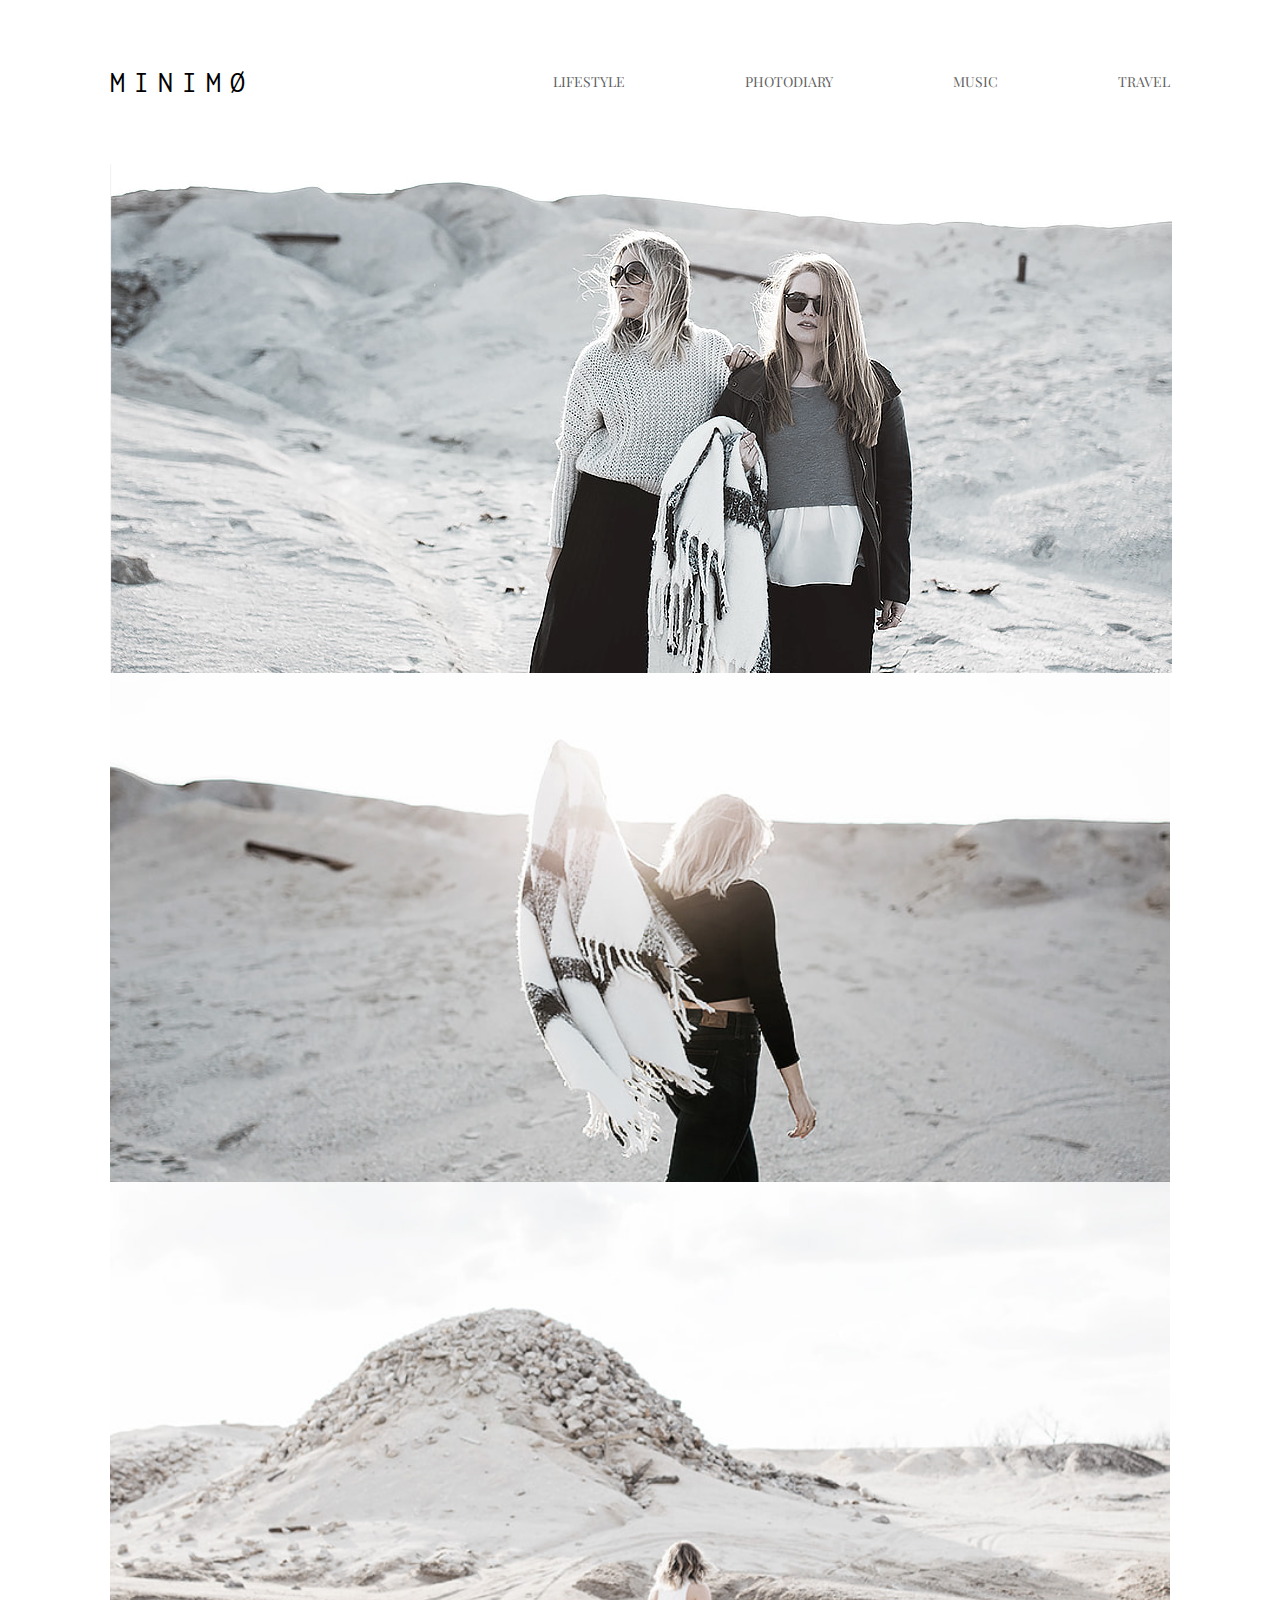
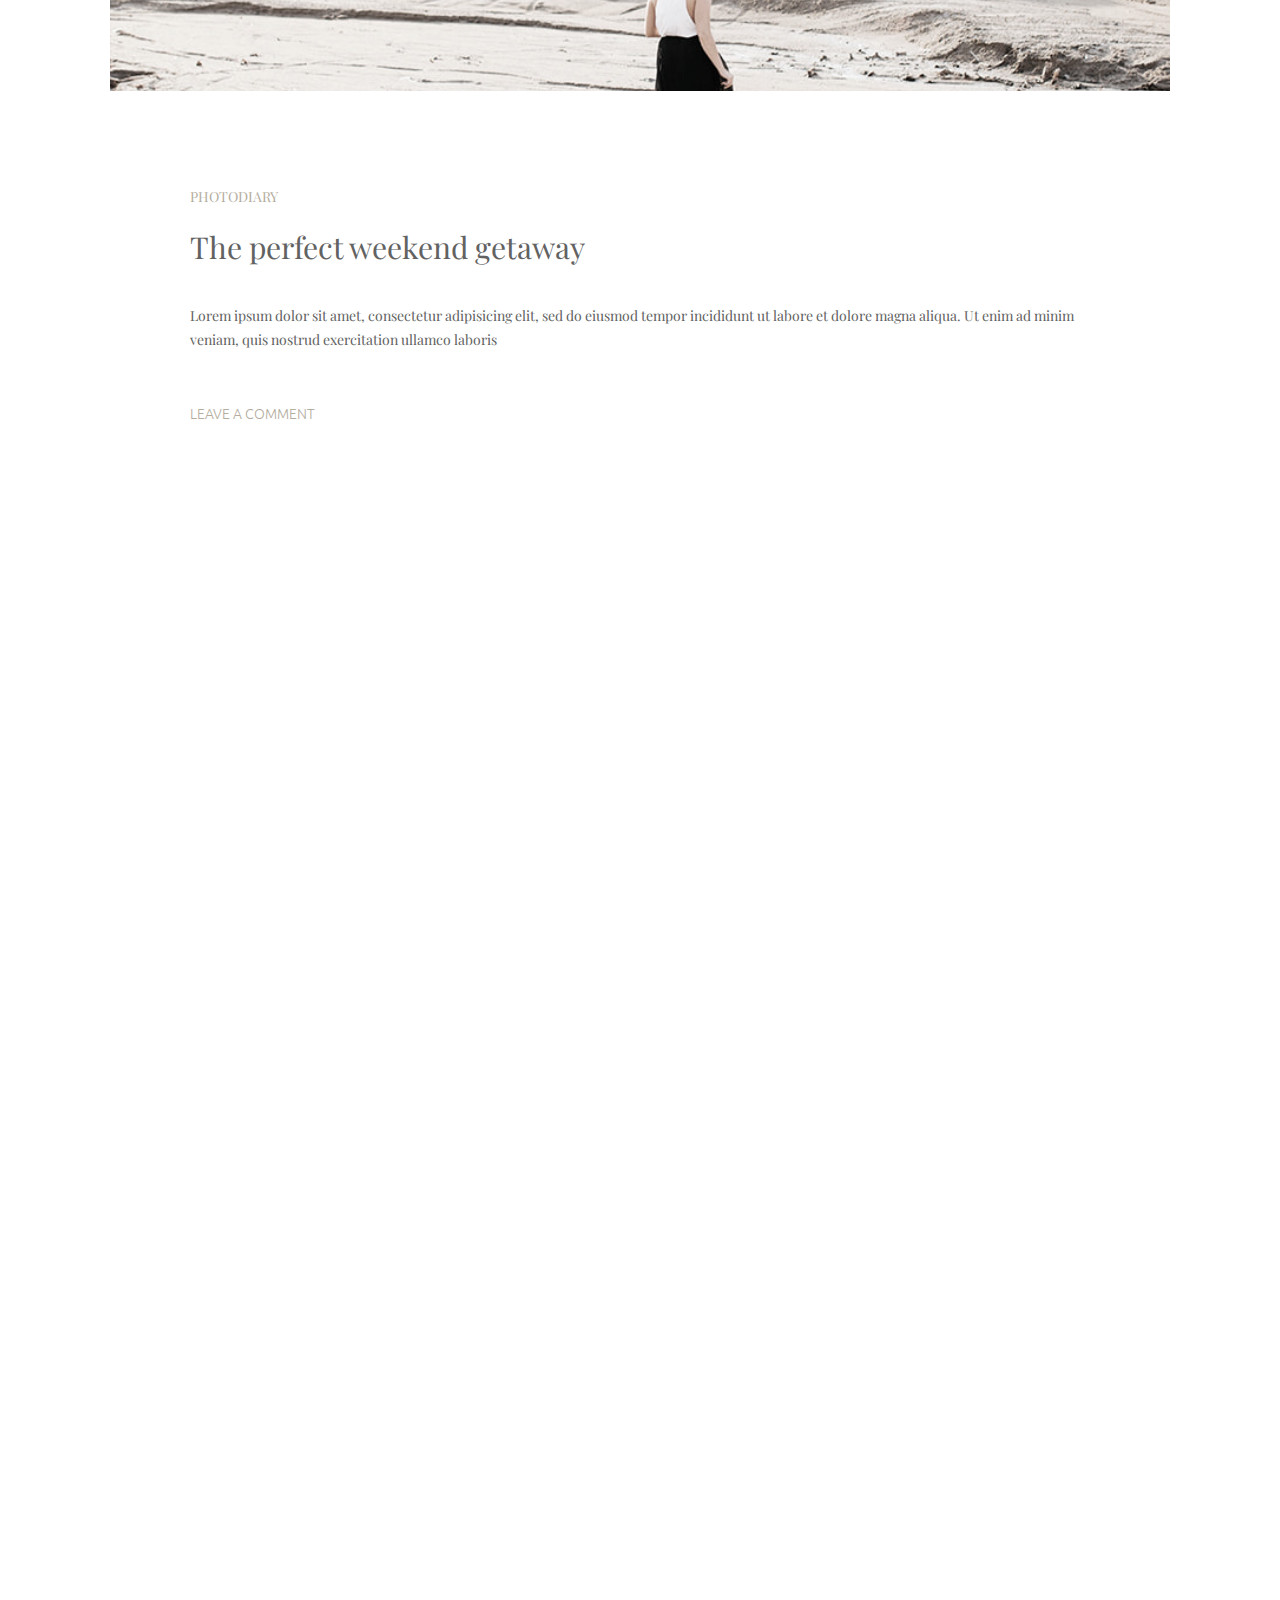
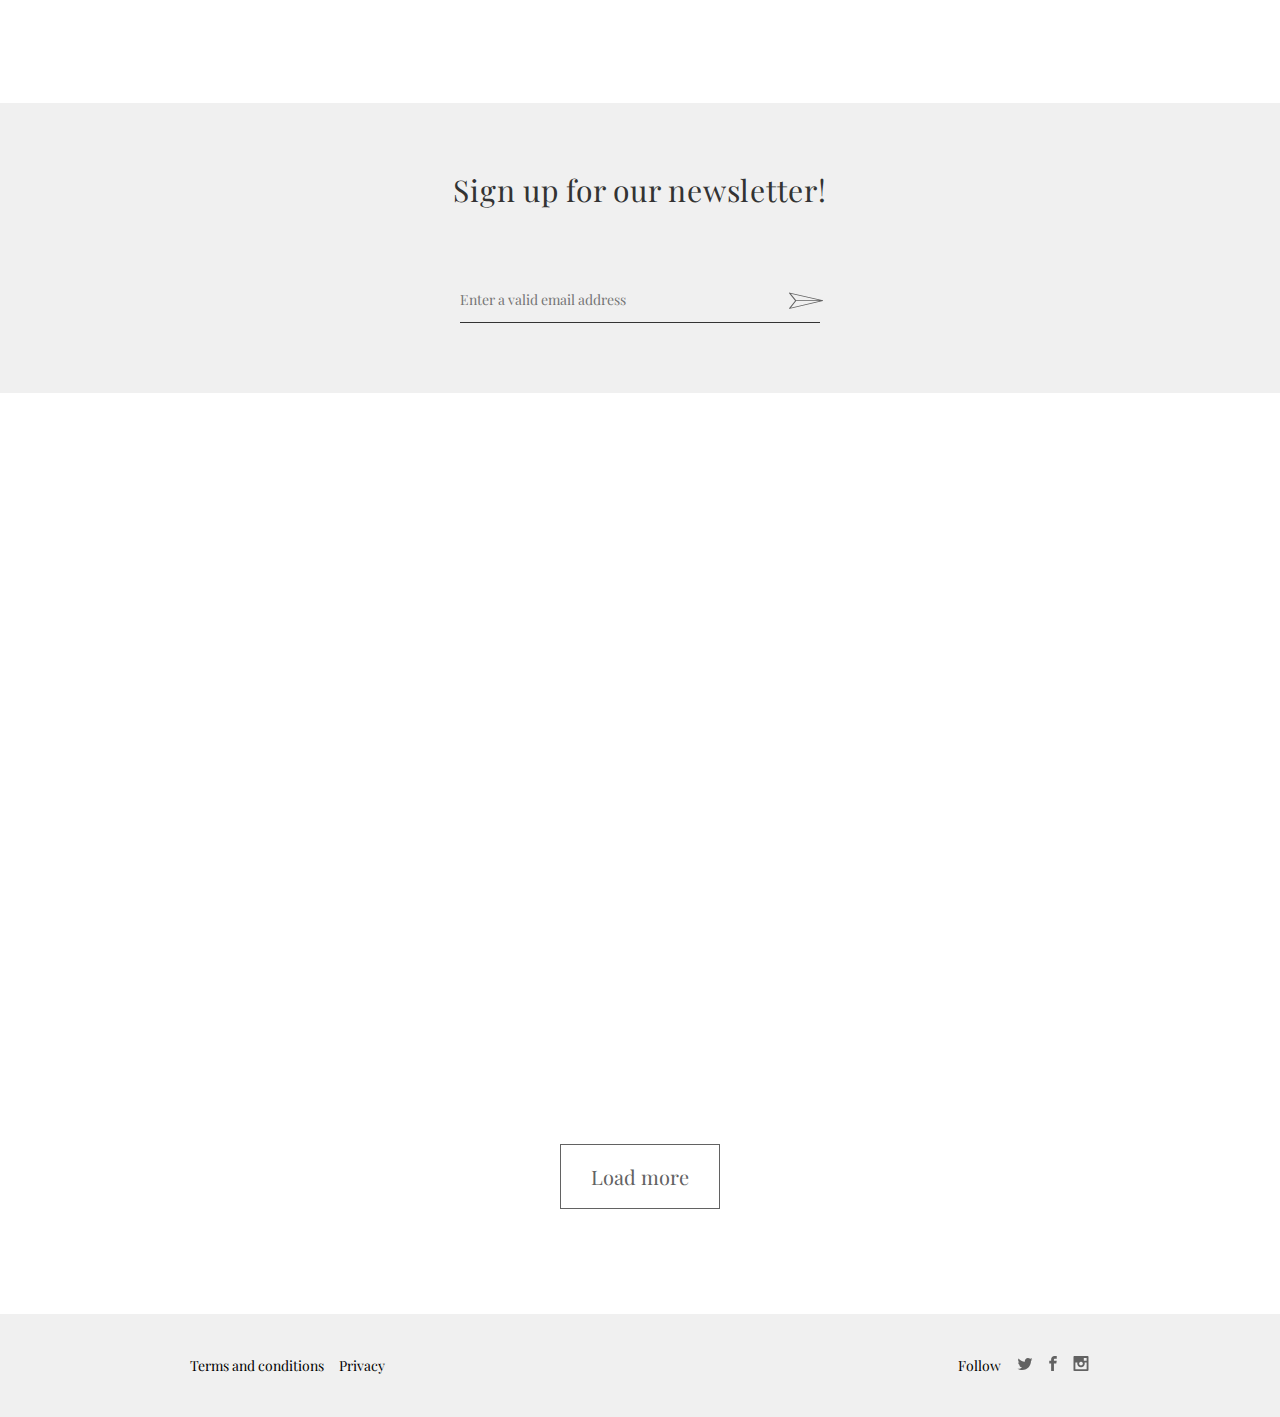
<file: index.html>
<!DOCTYPE html>
<html lang="en">
  <head>
    <meta charset="UTF-8" />
    <meta http-equiv="X-UA-Compatible" content="IE=edge" />
    <meta name="viewport" content="width=device-width, initial-scale=1.0" />

    <title>Minimo</title>

    <link
      rel="stylesheet"
      href="https://cdnjs.cloudflare.com/ajax/libs/modern-normalize/1.1.0/modern-normalize.min.css"
    />
    <link
      href="https://fonts.googleapis.com/css2?family=Inconsolata&family=Playfair+Display:wght@400;500;600;700&family=Ubuntu:wght@300;400;500;700&display=swap"
      rel="stylesheet"
    />
    <link rel="stylesheet" href="https://unpkg.com/aos@next/dist/aos.css" />
    <link rel="stylesheet" href="./css/main.min.css" />
  </head>
  <body>
    <!-- Header -->

    <header class="header">
      <div class="container header-container">
        <a class="logo" href="#">MINIM&Oslash;</a>
        <nav class="nav">
          <ul class="nav-list">
            <li class="nav-list-item"><a class="nav-list-link" href="#">Lifestyle</a></li>
            <li class="nav-list-item nav-list-item-sidebar">
              <a class="photodiary-header-link nav-list-link" href="./photodiary.html"
                >Photodiary
              </a>
              <a href="./photodiary-sidebar.html" class="photodiary-header-sidebar-link"
                >Sidebar-version</a
              >
            </li>
            <li class="nav-list-item"><a class="nav-list-link" href="#">Music</a></li>
            <li class="nav-list-item"><a class="nav-list-link" href="#">Travel</a></li>
          </ul>
        </nav>
      </div>
    </header>

    <main>
      <section class="hero-section">
        <div class="container">
          <h2 class="visually-hidden">Hero-slider</h2>
          <div class="slider">
            <div><img class="hero-img" src="./images/hero/hero-image-1.jpg" alt="hero" /></div>
            <div>
              <img class="hero-img slick-img" src="./images/hero/hero-image-2.jpg" alt="hero" />
            </div>
            <div>
              <img class="hero-img slick-img" src="./images/hero/hero-image-3.jpg" alt="hero" />
            </div>
          </div>
        </div>
      </section>

      <section class="photodiary-section">
        <div class="container">
          <div class="inner-wrapper">
            <h1 class="photodiary-title">Photodiary</h1>
            <h2 class="photodiary-subtitle">The perfect weekend getaway</h2>
            <p class="photodiary-text">
              Lorem ipsum dolor sit amet, consectetur adipisicing elit, sed do eiusmod tempor
              incididunt ut labore et dolore magna aliqua. Ut enim ad minim veniam, quis nostrud
              exercitation ullamco laboris
            </p>

            <a class="photodiary-comment" href="./photodiary.html">Leave a comment</a>
          </div>
        </div>
      </section>

      <section class="posts-section">
        <div class="container">
          <h2 class="visually-hidden">Posts</h2>
          <div class="inner-wrapper">
            <ul class="posts-list">
              <li class="posts-list-item" data-aos="fade-up">
                <article>
                  <a href="#">
                    <img src="./images/posts/post-1.jpg" alt="post-1" />
                    <p class="post-list-category">Lifestyle</p>
                    <h3 class="post-list-title">More than just a music festival</h3>
                    <p class="post-list-text">
                      Lorem ipsum dolor sit amet, consectetur adipisicing elit, sed do eiusmod
                      tempor incididunt ut labore et dolore magna aliqua. Ut enim ad minim veniam,
                      quis nostrud exercitation ullamco laboris
                    </p>
                  </a>
                </article>
              </li>
              <li class="posts-list-item" data-aos="fade-up">
                <article>
                  <a href="#">
                    <img src="./images/posts/post-2.jpg" alt="post-2" />
                    <p class="post-list-category">Lifestyle</p>
                    <h3 class="post-list-title">Life tastes better with coffee</h3>
                    <p class="post-list-text">
                      Lorem ipsum dolor sit amet, consectetur adipisicing elit, sed do eiusmod
                      tempor incididunt ut labore et dolore magna aliqua. Ut enim ad minim veniam,
                      quis nostrud exercitation ullamco laboris
                    </p>
                  </a>
                </article>
              </li>
              <li class="posts-list-item" data-aos="fade-up">
                <article>
                  <a href="#">
                    <img src="./images/posts/post-3.jpg" alt="post-3" />
                    <p class="post-list-category">Photodiary</p>
                    <h3 class="post-list-title">American dream</h3>
                    <p class="post-list-text">
                      Lorem ipsum dolor sit amet, consectetur adipisicing elit, sed do eiusmod
                      tempor incididunt ut labore et dolore magna aliqua. Ut enim ad minim veniam,
                      quis nostrud exercitation ullamco laboris
                    </p>
                  </a>
                </article>
              </li>
              <li class="posts-list-item" data-aos="fade-up">
                <article>
                  <a href="#">
                    <img src="./images/posts/post-4.jpg" alt="post-4" />
                    <p class="post-list-category">Photodiary</p>
                    <h3 class="post-list-title">A day exploring the Alps</h3>
                    <p class="post-list-text">
                      Lorem ipsum dolor sit amet, consectetur adipisicing elit, sed do eiusmod
                      tempor incididunt ut labore et dolore magna aliqua. Ut enim ad minim veniam,
                      quis nostrud exercitation ullamco laboris
                    </p>
                  </a>
                </article>
              </li>
            </ul>
          </div>
        </div>
      </section>

      <section class="sign-up-section">
        <div class="container">
          <div class="inner-wrapper">
            <h2 class="sign-up-title">Sign up for our newsletter!</h2>

            <form class="sign-up-form">
              <label>
                <input
                  class="sign-up-input"
                  type="text"
                  placeholder="Enter a valid email address"
                />
              </label>
              <button type="button" class="send-email-button">
                <svg class="send-icon-svg" width="9" height="18">
                  <use href="./images/symbol-defs.svg#icon-send"></use>
                </svg>
              </button>
            </form>
          </div>
        </div>
      </section>

      <section class="posts-section second-list-posts-section">
        <div class="container">
          <h2 class="visually-hidden">Posts</h2>
          <div class="inner-wrapper">
            <ul class="posts-list">
              <li class="posts-list-item" data-aos="fade-up">
                <article>
                  <a href="#">
                    <img src="./images/posts/post-5.jpg" alt="post-5" />
                    <p class="post-list-category">Photodiary</p>
                    <h3 class="post-list-title">Top 10 song for running</h3>
                    <p class="post-list-text">
                      Lorem ipsum dolor sit amet, consectetur adipisicing elit, sed do eiusmod
                      tempor incididunt ut labore et dolore magna aliqua. Ut enim ad minim veniam,
                      quis nostrud exercitation ullamco laboris
                    </p>
                  </a>
                </article>
              </li>
              <li class="posts-list-item" data-aos="fade-up">
                <article>
                  <a href="#">
                    <img src="./images/posts/post-6.jpg" alt="post-6" />
                    <p class="post-list-category">Photodiary</p>
                    <h3 class="post-list-title">Cold winter days</h3>
                    <p class="post-list-text">
                      Lorem ipsum dolor sit amet, consectetur adipisicing elit, sed do eiusmod
                      tempor incididunt ut labore et dolore magna aliqua. Ut enim ad minim veniam,
                      quis nostrud exercitation ullamco laboris
                    </p>
                  </a>
                </article>
              </li>
            </ul>
            <button class="load-more-btn" type="button">Load more</button>
          </div>
        </div>
      </section>
    </main>
    <footer class="footer">
      <div class="container">
        <div class="inner-wrapper footer-inner-wrapper">
          <div class="terms-and-privacy">
            <a href="#">Terms and conditions</a>
            <a href="#">Privacy</a>
          </div>
          <div class="footer-socials-wrapper">
            <p>Follow</p>
            <ul class="footer-socials-list">
              <li class="footer-socials-item">
                <a href="#">
                  <svg class="footer-social-icon" width="18" height="15">
                    <use href="./images/symbol-defs.svg#icon-twitter"></use></svg
                ></a>
              </li>
              <li class="footer-socials-item">
                <a href="#">
                  <svg class="footer-social-icon" width="18" height="15">
                    <use href="./images/symbol-defs.svg#icon-facebook"></use></svg
                ></a>
              </li>
              <li class="footer-socials-item">
                <a href="#">
                  <svg class="footer-social-icon" width="18" height="15">
                    <use href="./images/symbol-defs.svg#icon-instagram"></use></svg
                ></a>
              </li>
            </ul>
          </div>
        </div>
      </div>
    </footer>

    <script src="https://code.jquery.com/jquery-3.6.0.min.js"></script>
    <script src="https://kenwheeler.github.io/slick/slick/slick.js"></script>
    <script src="./js/slider.js"></script>
    <script src="https://unpkg.com/aos@next/dist/aos.js"></script>
    <script>
      AOS.init();
    </script>
  </body>
</html>
</file>
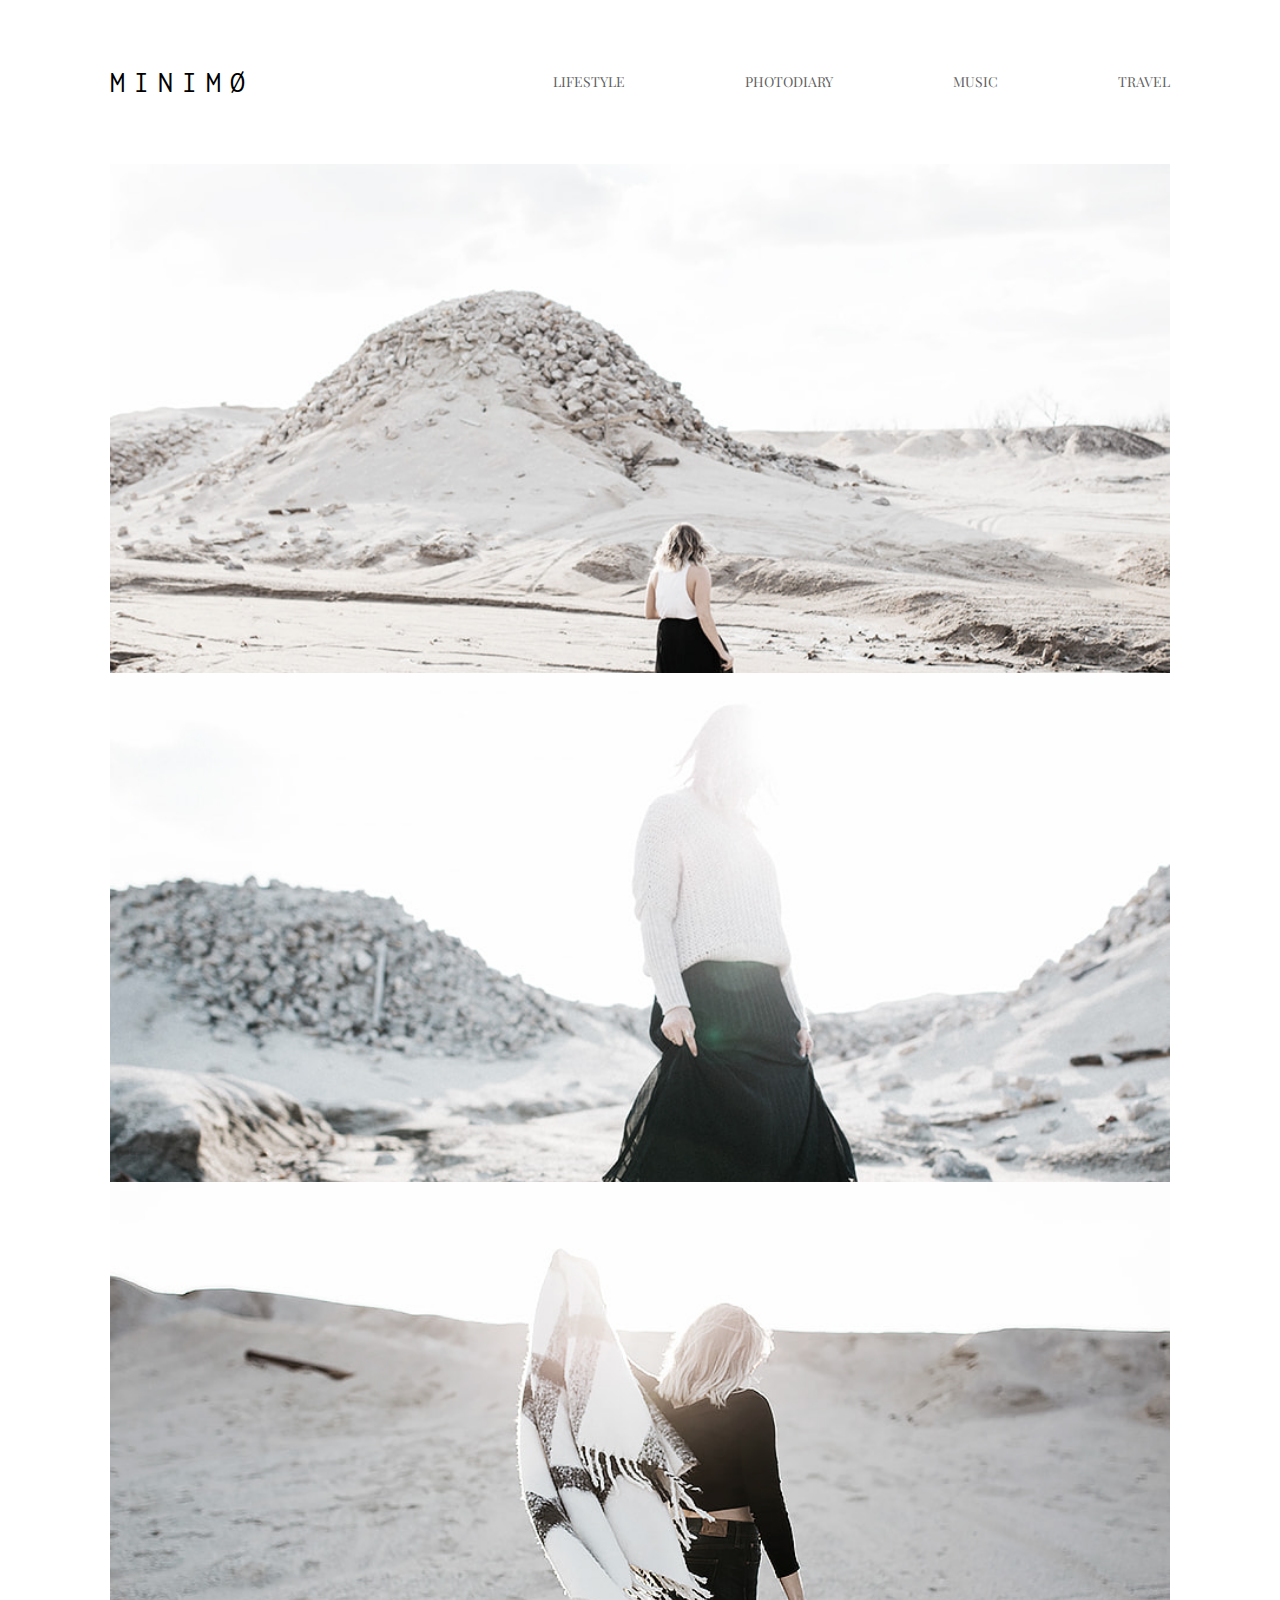
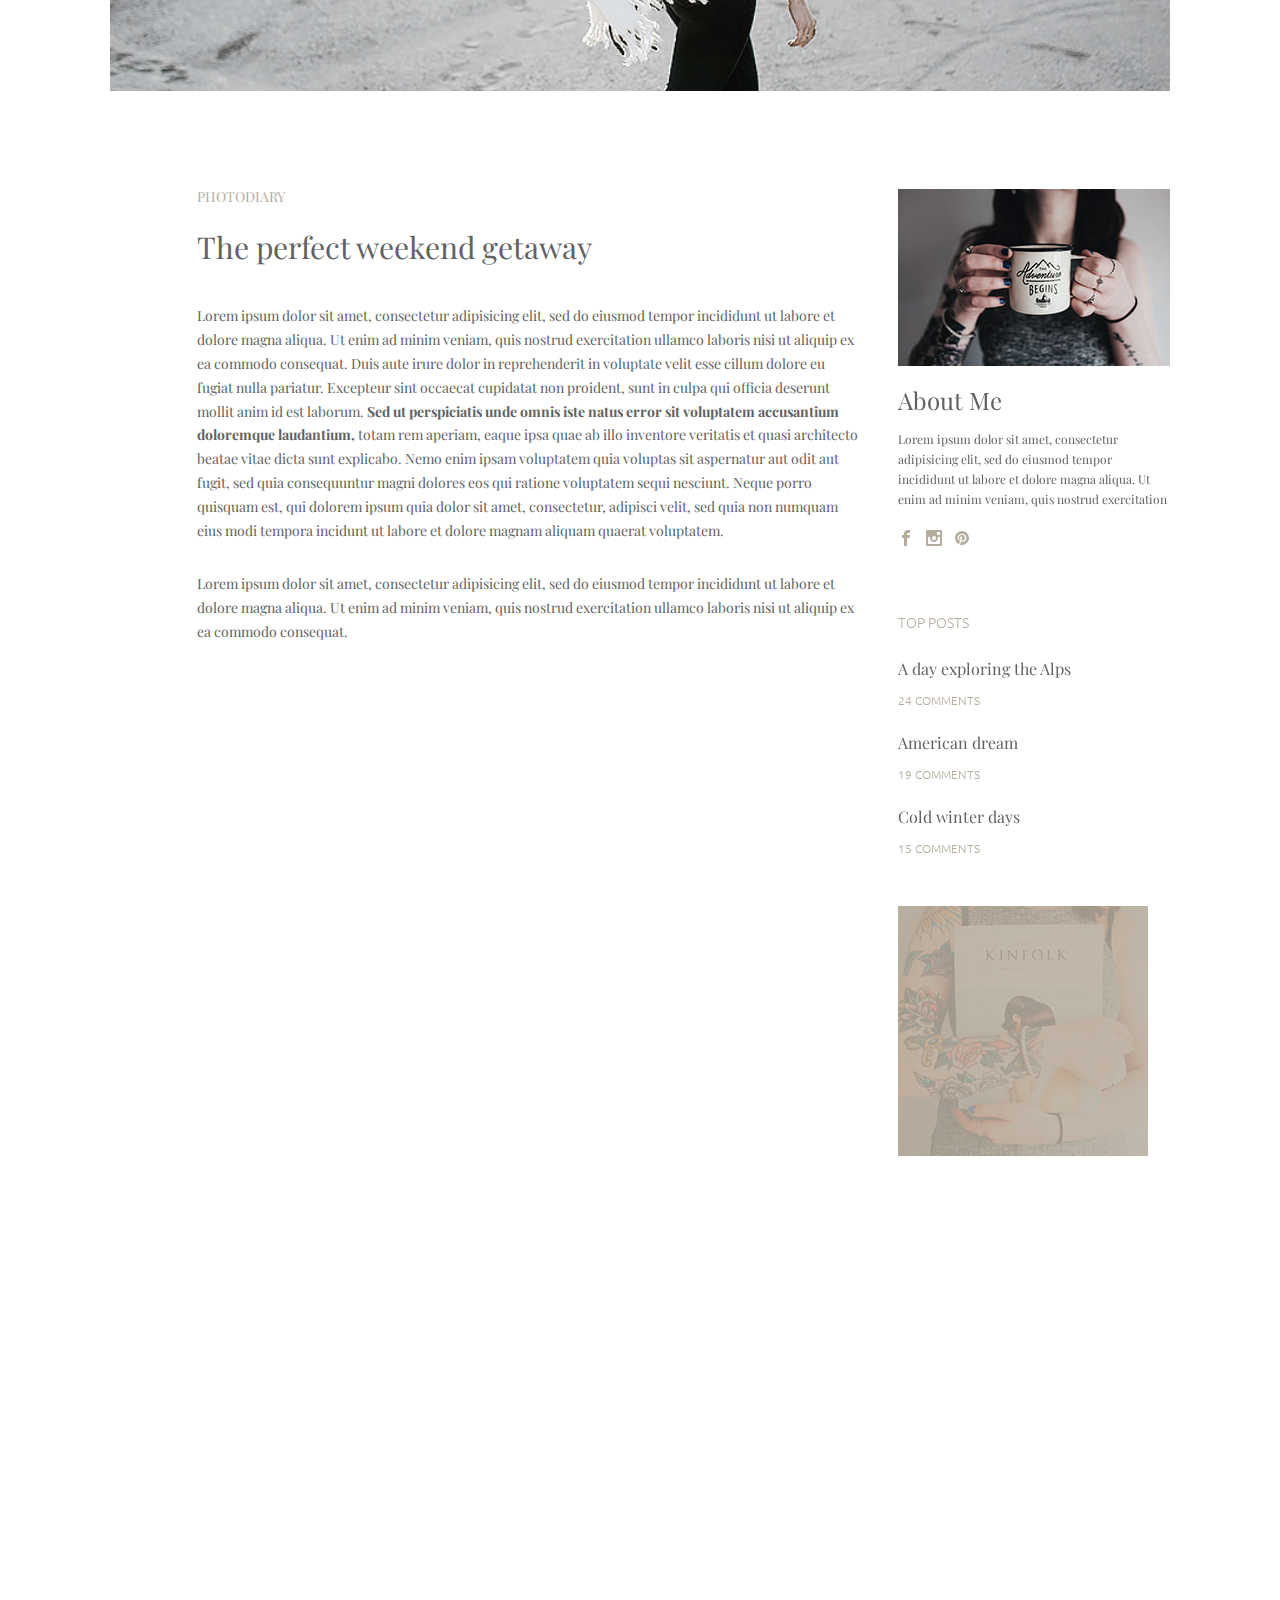
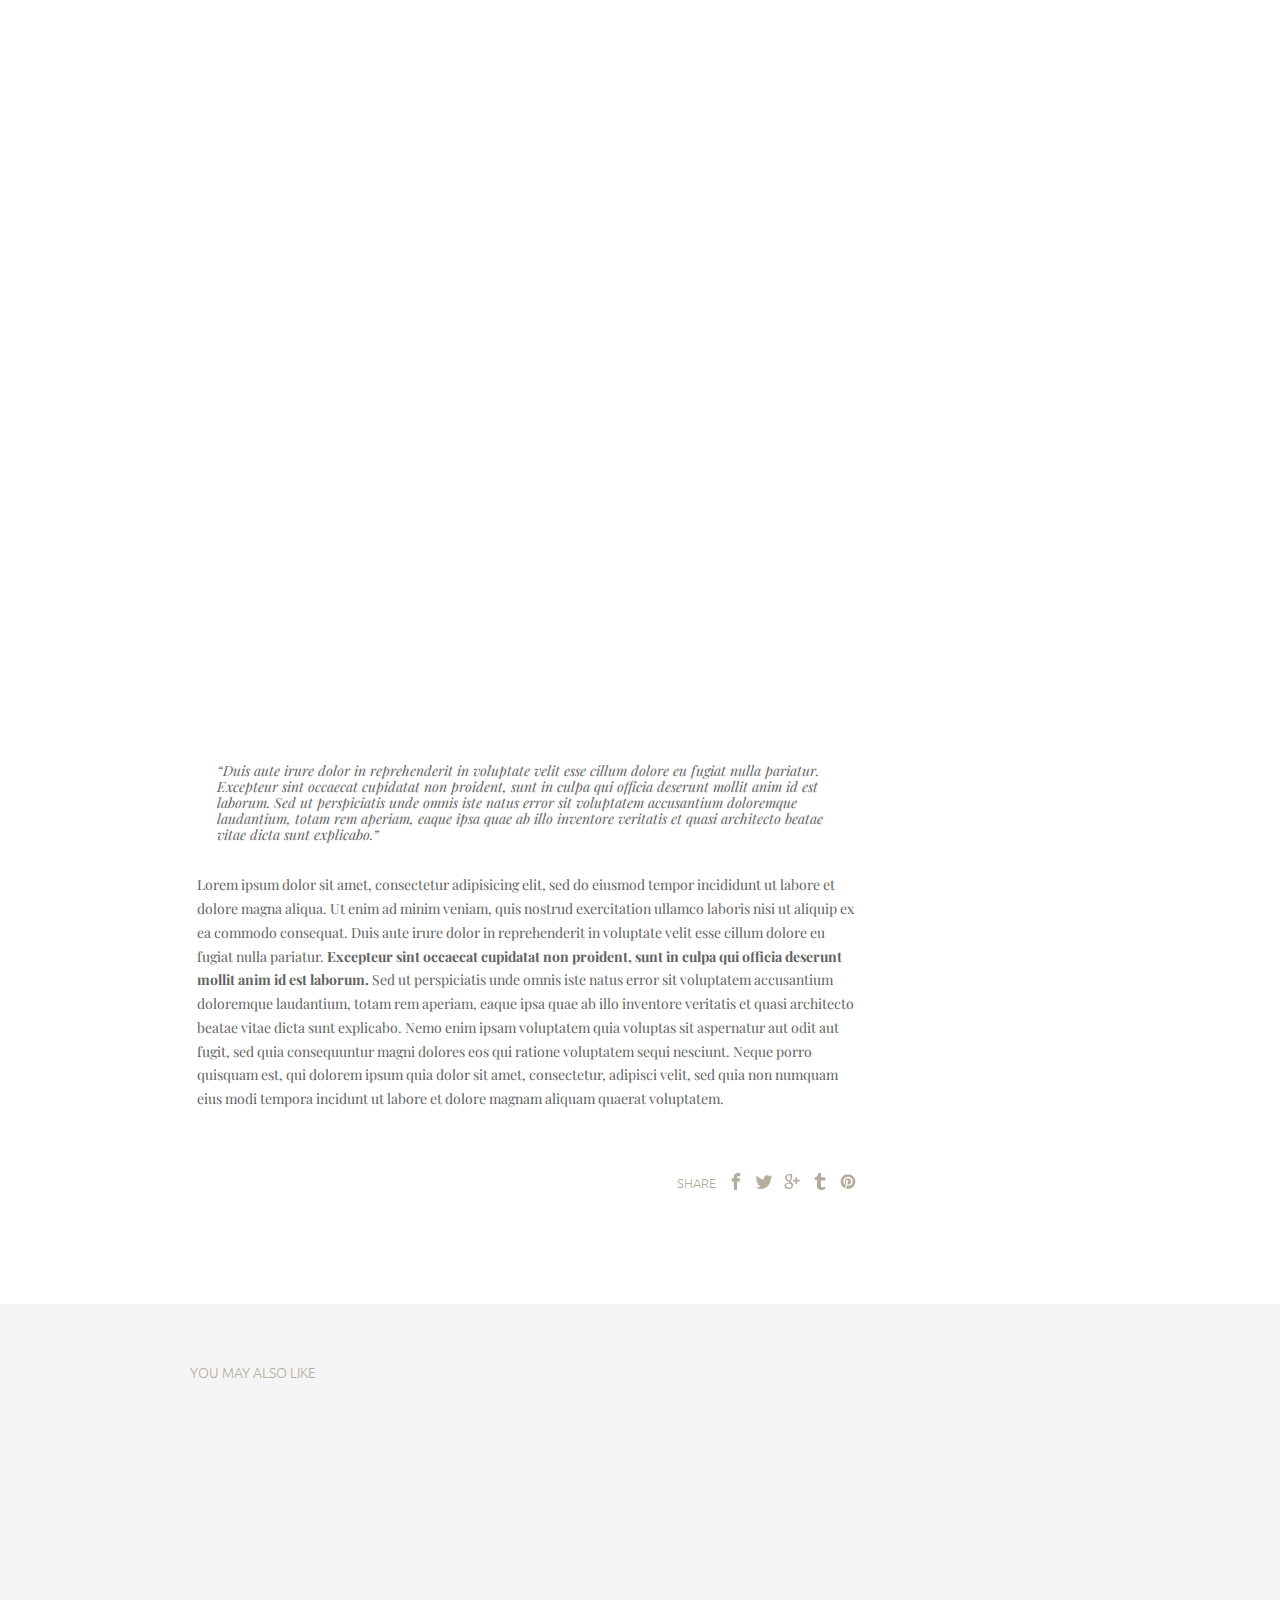
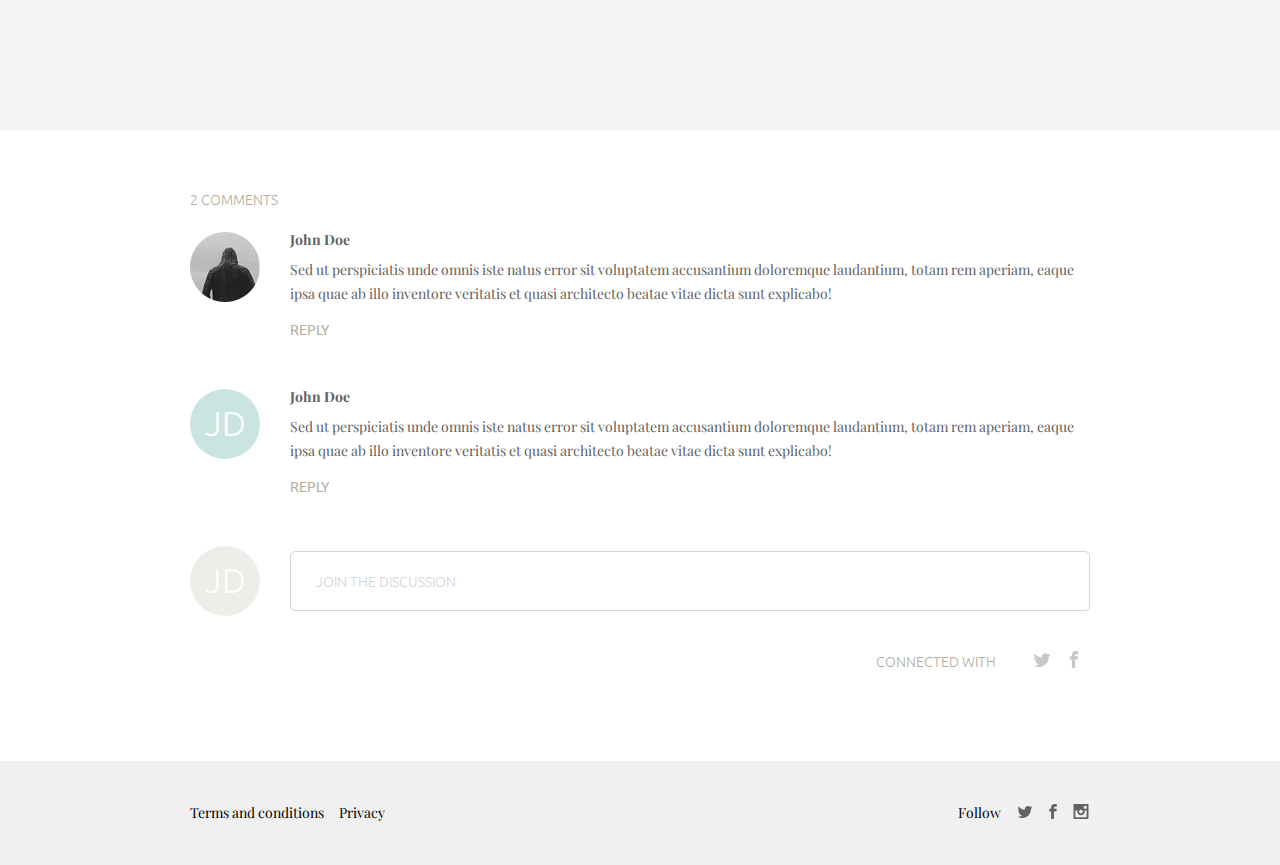
<file: photodiary-sidebar.html>
<!DOCTYPE html>
<html lang="en">
  <head>
    <meta charset="UTF-8" />
    <meta http-equiv="X-UA-Compatible" content="IE=edge" />
    <meta name="viewport" content="width=device-width, initial-scale=1.0" />

    <title>Minimo</title>

    <link
      rel="stylesheet"
      href="https://cdnjs.cloudflare.com/ajax/libs/modern-normalize/1.1.0/modern-normalize.min.css"
    />
    <link
      href="https://fonts.googleapis.com/css2?family=Inconsolata&family=Playfair+Display:ital,wght@0,400;0,500;0,600;0,700;1,400&family=Ubuntu:wght@300;400;500;700&display=swap"
      rel="stylesheet"
    />
    <link rel="stylesheet" href="https://unpkg.com/aos@next/dist/aos.css" />
    <link rel="stylesheet" href="./css/main.min.css" />
  </head>
  <body>
    <!-- Header -->

    <header class="header">
      <div class="container header-container">
        <a class="logo" href="./index.html">MINIM&Oslash;</a>
        <nav class="nav">
          <ul class="nav-list">
            <li class="nav-list-item"><a class="nav-list-link" href="#">Lifestyle</a></li>
            <li class="nav-list-item">
              <a class="nav-list-link" href="./photodiary.html">Photodiary</a>
            </li>
            <li class="nav-list-item"><a class="nav-list-link" href="#">Music</a></li>
            <li class="nav-list-item"><a class="nav-list-link" href="#">Travel</a></li>
          </ul>
        </nav>
      </div>
    </header>

    <main>
      <section class="hero-section">
        <div class="container">
          <h1 class="visually-hidden">Hero</h1>
          <div class="slider">
            <div>
              <img class="hero-img slick-img" src="./images/hero/hero-image-3.jpg" alt="hero" />
            </div>
            <div>
              <img class="hero-img slick-img" src="./images/hero/hero-image-4.jpg" alt="hero" />
            </div>
            <div>
              <img class="hero-img slick-img" src="./images/hero/hero-image-2.jpg" alt="hero" />
            </div>
          </div>
        </div>
      </section>

      <section class="photodiary-sidebar-section">
        <div class="container">
          <div class="inner-wrapper-sidebar">
            <div class="full-post-leftside">
              <div class="full-post-description-sidebar">
                <h1 class="photodiary-title">Photodiary</h1>
                <h2 class="photodiary-subtitle">The perfect weekend getaway</h2>
                <p class="full-photodiary-text">
                  Lorem ipsum dolor sit amet, consectetur adipisicing elit, sed do eiusmod tempor
                  incididunt ut labore et dolore magna aliqua. Ut enim ad minim veniam, quis nostrud
                  exercitation ullamco laboris nisi ut aliquip ex ea commodo consequat. Duis aute
                  irure dolor in reprehenderit in voluptate velit esse cillum dolore eu fugiat nulla
                  pariatur. Excepteur sint occaecat cupidatat non proident, sunt in culpa qui
                  officia deserunt mollit anim id est laborum.
                  <strong
                    >Sed ut perspiciatis unde omnis iste natus error sit voluptatem accusantium
                    doloremque laudantium,</strong
                  >
                  totam rem aperiam, eaque ipsa quae ab illo inventore veritatis et quasi architecto
                  beatae vitae dicta sunt explicabo. Nemo enim ipsam voluptatem quia voluptas sit
                  aspernatur aut odit aut fugit, sed quia consequuntur magni dolores eos qui ratione
                  voluptatem sequi nesciunt. Neque porro quisquam est, qui dolorem ipsum quia dolor
                  sit amet, consectetur, adipisci velit, sed quia non numquam eius modi tempora
                  incidunt ut labore et dolore magnam aliquam quaerat voluptatem.
                </p>
                <p class="photodiary-text photodiary-text-additional">
                  Lorem ipsum dolor sit amet, consectetur adipisicing elit, sed do eiusmod tempor
                  incididunt ut labore et dolore magna aliqua. Ut enim ad minim veniam, quis nostrud
                  exercitation ullamco laboris nisi ut aliquip ex ea commodo consequat.
                </p>
              </div>

              <div class="photodiary-images-wrapper-sidebar">
                <article>
                  <h2 class="visually-hidden">Photodiary</h2>
                  <div class="photodiary-images-container-sidebar">
                    <img src="./images/hero/hero-image-2.jpg" alt="" data-aos="fade-up" />
                    <img src="./images/hero/hero-image-3.jpg" alt="" data-aos="fade-up" />
                    <div class="photodiary-final-images-sidebar">
                      <img
                        class="photodiary-last-image-sidebar"
                        src="./images/hero/hero-image-4.jpg"
                        alt=""
                        data-aos="fade-up"
                      />
                      <em class="final-image-text-em"
                        >“Duis aute irure dolor in reprehenderit in voluptate velit esse cillum
                        dolore eu fugiat nulla pariatur. Excepteur sint occaecat cupidatat non
                        proident, sunt in culpa qui officia deserunt mollit anim id est laborum. Sed
                        ut perspiciatis unde omnis iste natus error sit voluptatem accusantium
                        doloremque laudantium, totam rem aperiam, eaque ipsa quae ab illo inventore
                        veritatis et quasi architecto beatae vitae dicta sunt explicabo.”
                      </em>
                      <p class="full-photodiary-text full-photodiary-text-end">
                        Lorem ipsum dolor sit amet, consectetur adipisicing elit, sed do eiusmod
                        tempor incididunt ut labore et dolore magna aliqua. Ut enim ad minim veniam,
                        quis nostrud exercitation ullamco laboris nisi ut aliquip ex ea commodo
                        consequat. Duis aute irure dolor in reprehenderit in voluptate velit esse
                        cillum dolore eu fugiat nulla pariatur.
                        <strong
                          >Excepteur sint occaecat cupidatat non proident, sunt in culpa qui officia
                          deserunt mollit anim id est laborum.</strong
                        >
                        Sed ut perspiciatis unde omnis iste natus error sit voluptatem accusantium
                        doloremque laudantium, totam rem aperiam, eaque ipsa quae ab illo inventore
                        veritatis et quasi architecto beatae vitae dicta sunt explicabo. Nemo enim
                        ipsam voluptatem quia voluptas sit aspernatur aut odit aut fugit, sed quia
                        consequuntur magni dolores eos qui ratione voluptatem sequi nesciunt. Neque
                        porro quisquam est, qui dolorem ipsum quia dolor sit amet, consectetur,
                        adipisci velit, sed quia non numquam eius modi tempora incidunt ut labore et
                        dolore magnam aliquam quaerat voluptatem.
                      </p>

                      <div class="photodiary-share-post">
                        <p>Share</p>
                        <ul class="photodiary-socials-list">
                          <li class="photodiary-socials-item">
                            <a href="#">
                              <svg class="photodiary-social-icon" width="18" height="17">
                                <use href="./images/symbol-defs.svg#icon-facebook"></use></svg
                            ></a>
                          </li>
                          <li class="photodiary-socials-item">
                            <a href="#">
                              <svg class="photodiary-social-icon" width="18" height="17">
                                <use href="./images/symbol-defs.svg#icon-twitter"></use></svg
                            ></a>
                          </li>

                          <li class="photodiary-socials-item">
                            <a href="#">
                              <svg class="photodiary-social-icon" width="18" height="17">
                                <use href="./images/symbol-defs.svg#icon-google"></use></svg
                            ></a>
                          </li>
                          <li class="photodiary-socials-item">
                            <a href="#">
                              <svg class="photodiary-social-icon" width="18" height="17">
                                <use href="./images/symbol-defs.svg#icon-tumblr"></use></svg
                            ></a>
                          </li>
                          <li class="photodiary-socials-item">
                            <a href="#">
                              <svg class="photodiary-social-icon" width="18" height="17">
                                <use href="./images/symbol-defs.svg#icon-pinterest"></use></svg
                            ></a>
                          </li>
                        </ul>
                      </div>
                    </div>
                  </div>
                </article>
              </div>
            </div>
            <aside class="sidebar">
              <div class="about-author">
                <img src="./images/sidebar/author-image.jpg" alt="author" />
                <h3 class="about-author-title">About Me</h3>
                <p class="about-author-text">
                  Lorem ipsum dolor sit amet, consectetur adipisicing elit, sed do eiusmod tempor
                  incididunt ut labore et dolore magna aliqua. Ut enim ad minim veniam, quis nostrud
                  exercitation
                </p>
                <div class="about-author-socials">
                  <a href="#">
                    <svg width="16" height="16">
                      <use href="./images/symbol-defs.svg#icon-facebook"></use>
                    </svg>
                  </a>
                  <a href="#">
                    <svg width="16" height="16">
                      <use href="./images/symbol-defs.svg#icon-instagram"></use>
                    </svg>
                  </a>
                  <a href="#">
                    <svg width="16" height="16">
                      <use href="./images/symbol-defs.svg#icon-pinterest"></use>
                    </svg>
                  </a>
                </div>
                <div class="sidebar-top-posts">
                  <p class="sidebar-top-posts-title">TOP POSTS</p>
                  <ul class="sidebar-top-posts-list">
                    <li class="sidebar-top-posts-item">
                      <p>A day exploring the Alps</p>
                      <a class="sidebar-top-posts-link" href="#">24 COMMENTS</a>
                    </li>
                    <li class="sidebar-top-posts-item">
                      <p>American dream</p>
                      <a class="sidebar-top-posts-link" href="#">19 COMMENTS</a>
                    </li>
                    <li class="sidebar-top-posts-item">
                      <p>Cold winter days</p>
                      <a class="sidebar-top-posts-link" href="#">15 COMMENTS</a>
                    </li>
                  </ul>
                </div>
                <img src="./images/sidebar/cover-image.jpg" alt="cover-image-sidebar" />
              </div>
            </aside>
          </div>
        </div>
      </section>

      <section class="additional-posts-section">
        <div class="container">
          <div class="inner-wrapper">
            <h2 class="additional-posts-title">YOU MAY ALSO LIKE</h2>
            <ul class="additional-post-list">
              <li class="additional-post-item" data-aos="fade-right">
                <a href="">
                  <img src="./images/additional-posts/image-1.jpg" alt="additional-image-post" />
                  <h3 class="additional-post-subtile">Cold winter days</h3>
                </a>
              </li>
              <li class="additional-post-item" data-aos="fade-up">
                <a href="">
                  <img src="./images/additional-posts/image-2.jpg" alt="additional-image-post" />
                  <h3 class="additional-post-subtile">A day exploringthe Alps</h3>
                </a>
              </li>
              <li class="additional-post-item" data-aos="fade-left">
                <a href="">
                  <img src="./images/additional-posts/image-3.jpg" alt="additional-image-post" />
                  <h3 class="additional-post-subtile">American dream</h3>
                </a>
              </li>
            </ul>
          </div>
        </div>
      </section>

      <section class="comments-section">
        <div class="container">
          <div class="inner-wrapper">
            <h3 class="comments-title">2 COMMENTS</h3>
            <ul class="comments-list">
              <li class="comments-list-item">
                <img src="./images/comments/user-img-1.jpg" alt="avatar" />
                <div class="user-comment-wrapper">
                  <p class="user-name">John Doe</p>
                  <p class="user-comment-text">
                    Sed ut perspiciatis unde omnis iste natus error sit voluptatem accusantium
                    doloremque laudantium, totam rem aperiam, eaque ipsa quae ab illo inventore
                    veritatis et quasi architecto beatae vitae dicta sunt explicabo!
                  </p>
                  <button class="reply-button">REPLY</button>
                </div>
              </li>
              <li class="comments-list-item">
                <div class="user-photo-cover"></div>
                <div class="user-comment-wrapper">
                  <p class="user-name">John Doe</p>
                  <p class="user-comment-text">
                    Sed ut perspiciatis unde omnis iste natus error sit voluptatem accusantium
                    doloremque laudantium, totam rem aperiam, eaque ipsa quae ab illo inventore
                    veritatis et quasi architecto beatae vitae dicta sunt explicabo!
                  </p>
                  <button class="reply-button">REPLY</button>
                </div>
              </li>
            </ul>

            <div class="comments-form-wrapper">
              <div class="user-photo-cover-2"></div>
              <form class="comment-form">
                <input class="comment-input" type="text" placeholder="JOIN THE DISCUSSION" />
              </form>
            </div>
            <div class="connected-with-container">
              <p class="connected-with-title">CONNECTED WITH</p>
              <ul class="connected-with-socials">
                <li>
                  <a href="">
                    <svg class="connected-with-svg" width="22" height="17">
                      <use href="./images/symbol-defs.svg#icon-twitter"></use>
                    </svg>
                  </a>
                </li>
                <li>
                  <a href="">
                    <svg class="connected-with-svg" width="22" height="17">
                      <use href="./images/symbol-defs.svg#icon-facebook"></use>
                    </svg>
                  </a>
                </li>
              </ul>
            </div>
          </div>
        </div>
      </section>
    </main>
    <footer class="footer">
      <div class="container">
        <div class="inner-wrapper footer-inner-wrapper">
          <div class="terms-and-privacy">
            <a href="#">Terms and conditions</a>
            <a href="#">Privacy</a>
          </div>
          <div class="footer-socials-wrapper">
            <p>Follow</p>
            <ul class="footer-socials-list">
              <li class="footer-socials-item">
                <a href="#">
                  <svg class="footer-social-icon" width="18" height="15">
                    <use href="./images/symbol-defs.svg#icon-twitter"></use></svg
                ></a>
              </li>
              <li class="footer-socials-item">
                <a href="#">
                  <svg class="footer-social-icon" width="18" height="15">
                    <use href="./images/symbol-defs.svg#icon-facebook"></use></svg
                ></a>
              </li>
              <li class="footer-socials-item">
                <a href="#">
                  <svg class="footer-social-icon" width="18" height="15">
                    <use href="./images/symbol-defs.svg#icon-instagram"></use></svg
                ></a>
              </li>
            </ul>
          </div>
        </div>
      </div>
    </footer>

    <script src="https://code.jquery.com/jquery-3.6.0.min.js"></script>
    <script src="https://kenwheeler.github.io/slick/slick/slick.js"></script>
    <script src="./js/slider.js"></script>
    <script src="https://unpkg.com/aos@next/dist/aos.js"></script>
    <script>
      AOS.init();
    </script>
  </body>
</html>
</file>
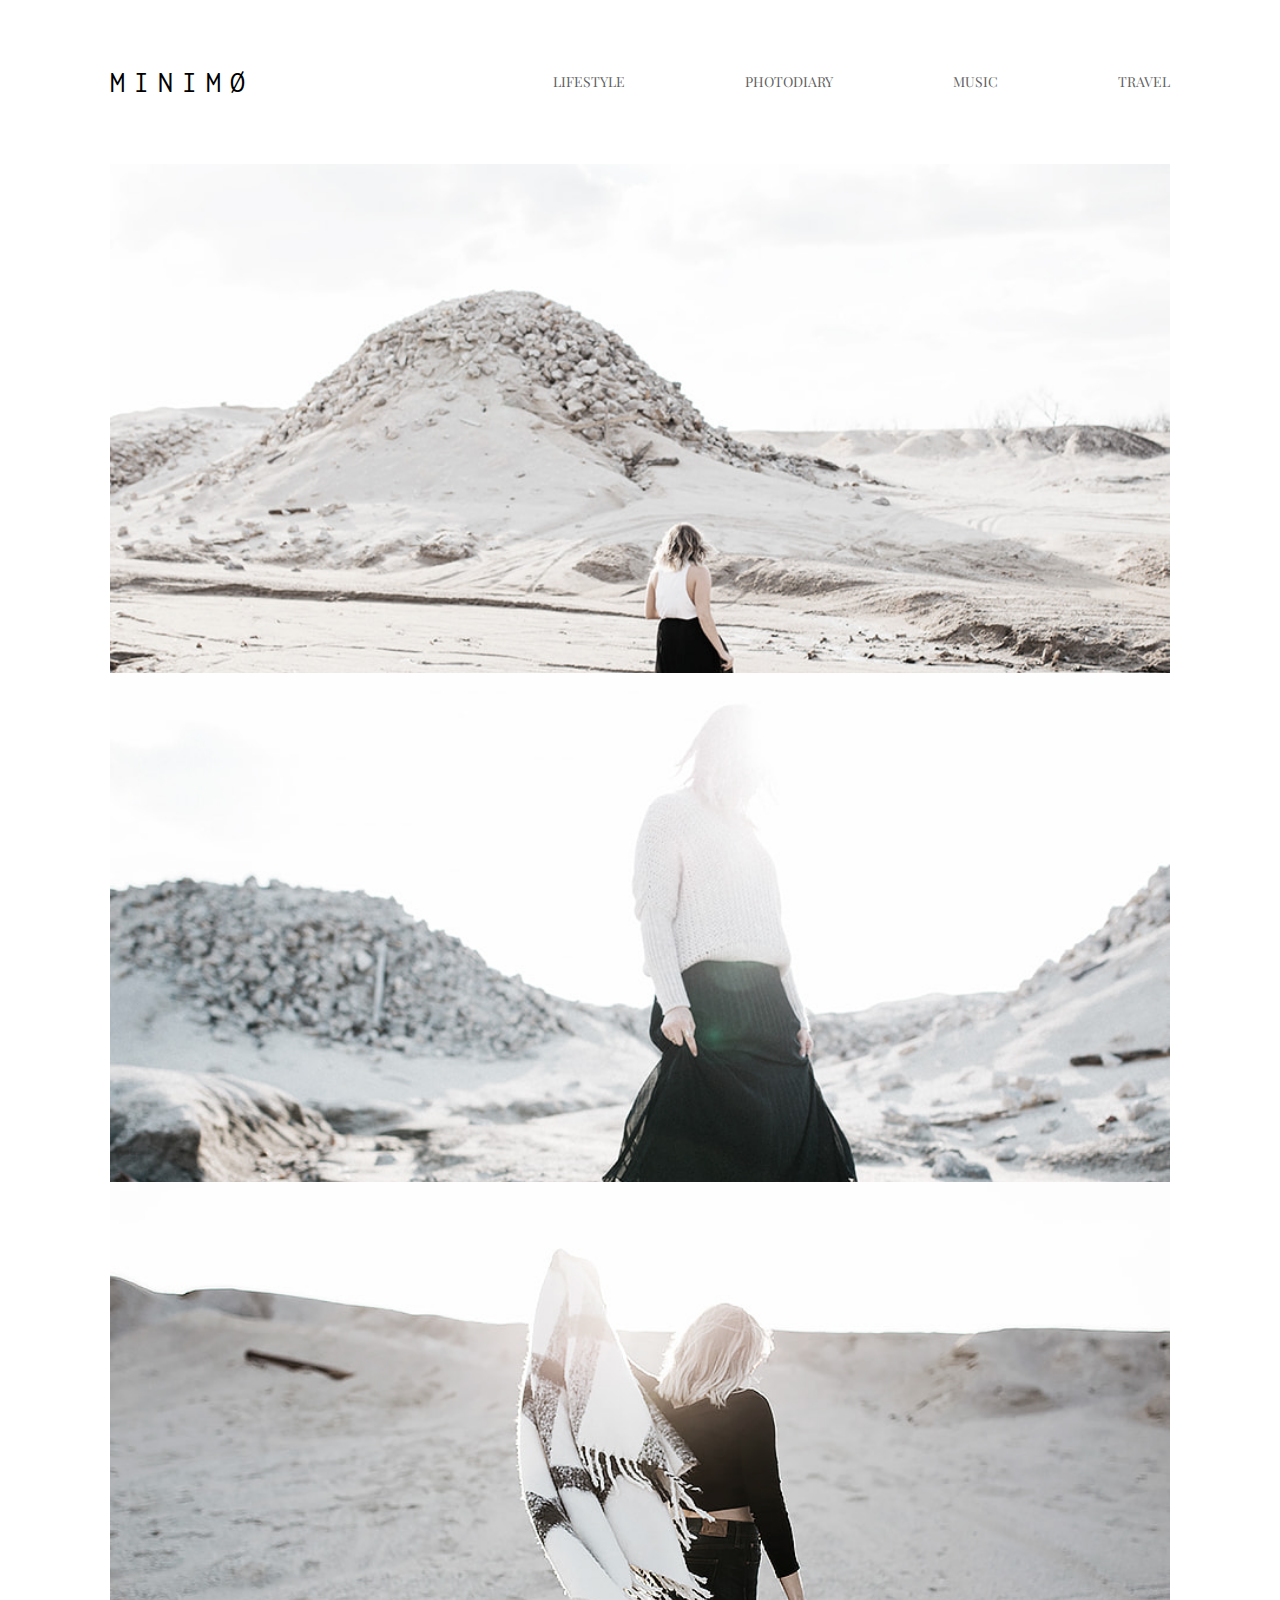
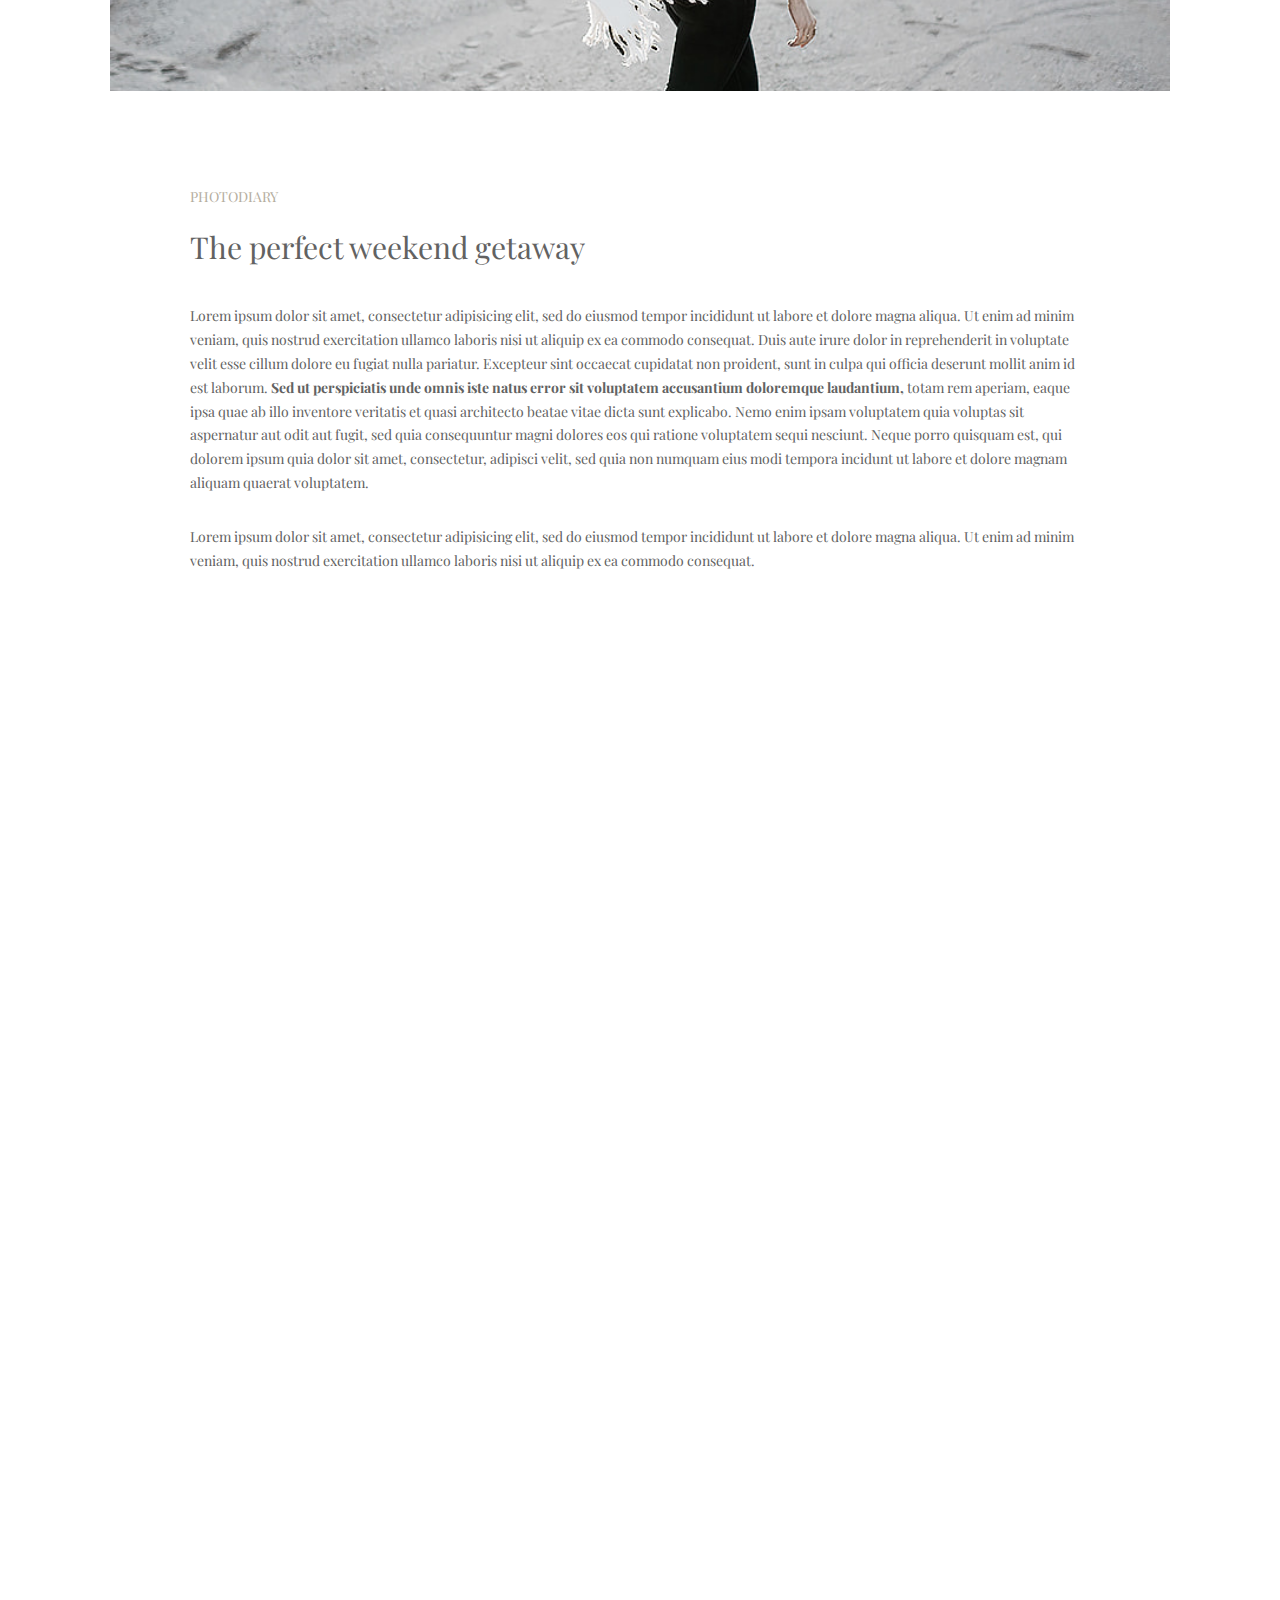
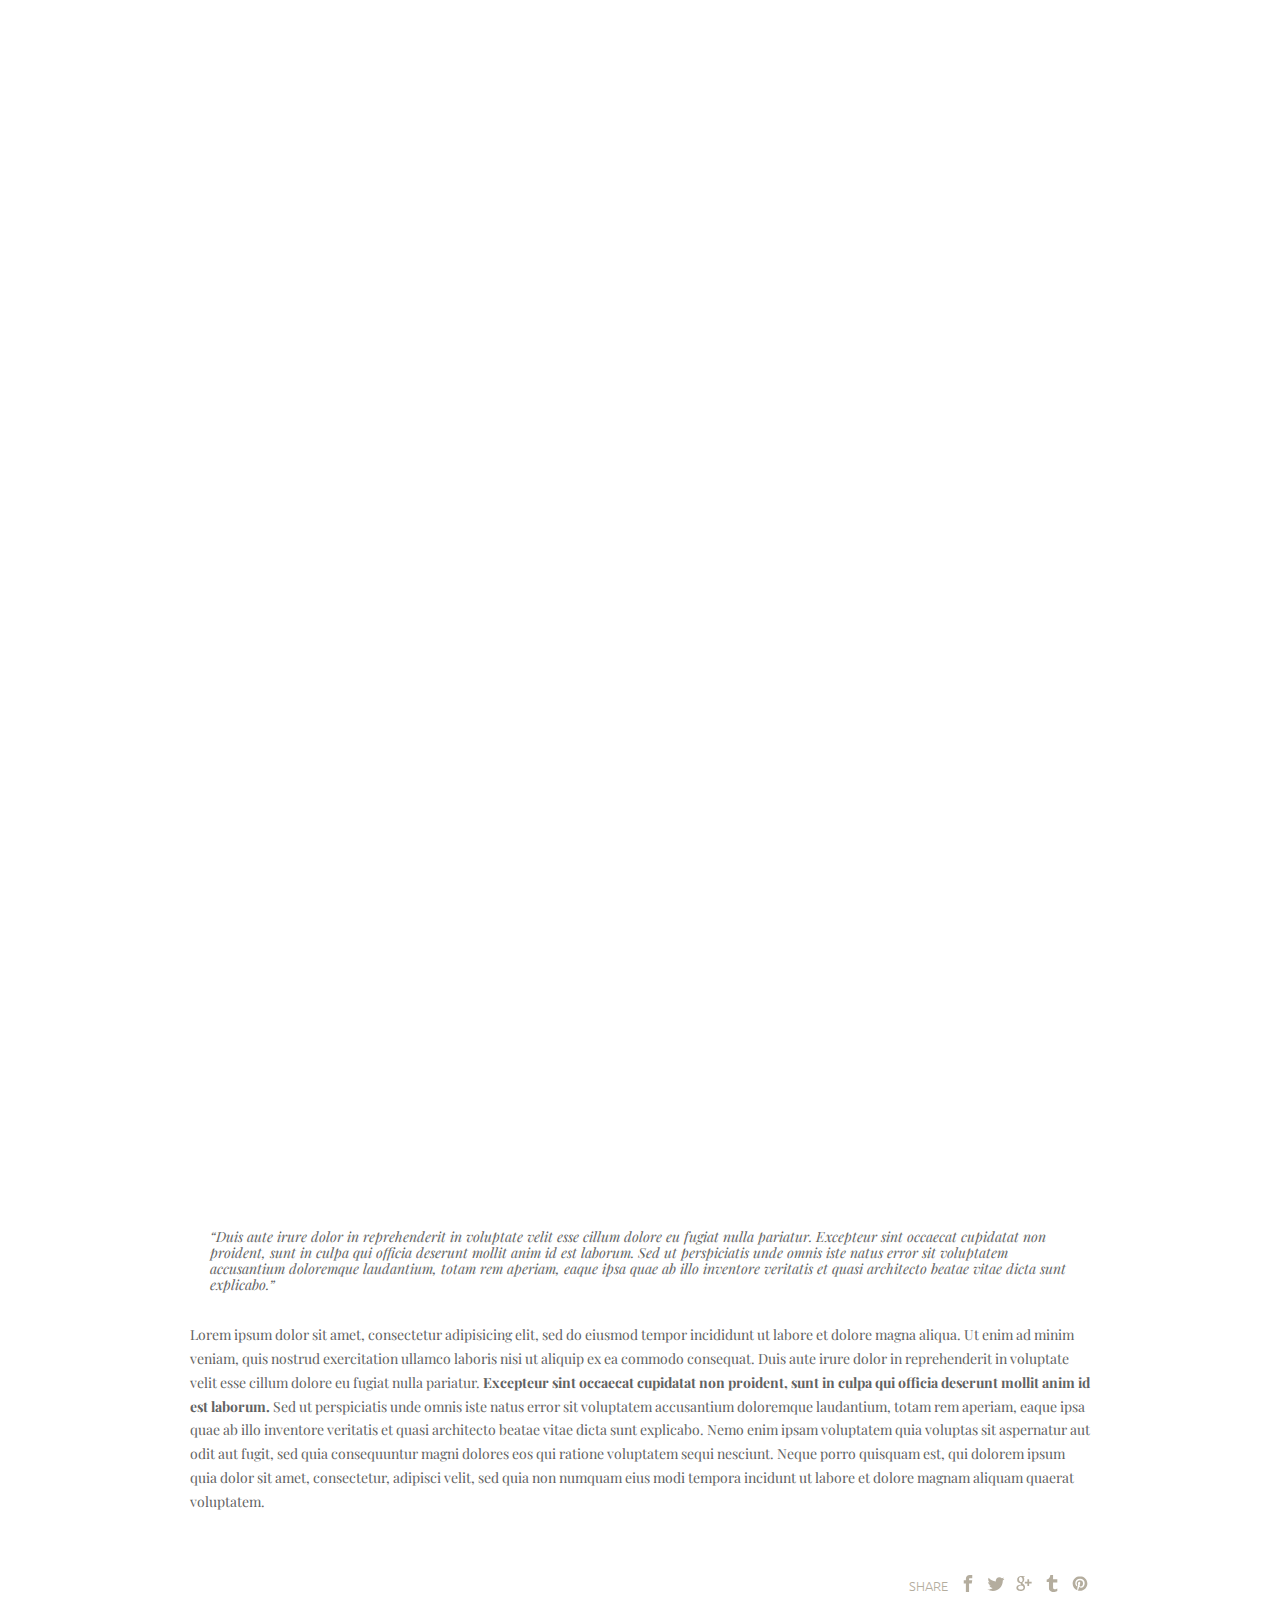
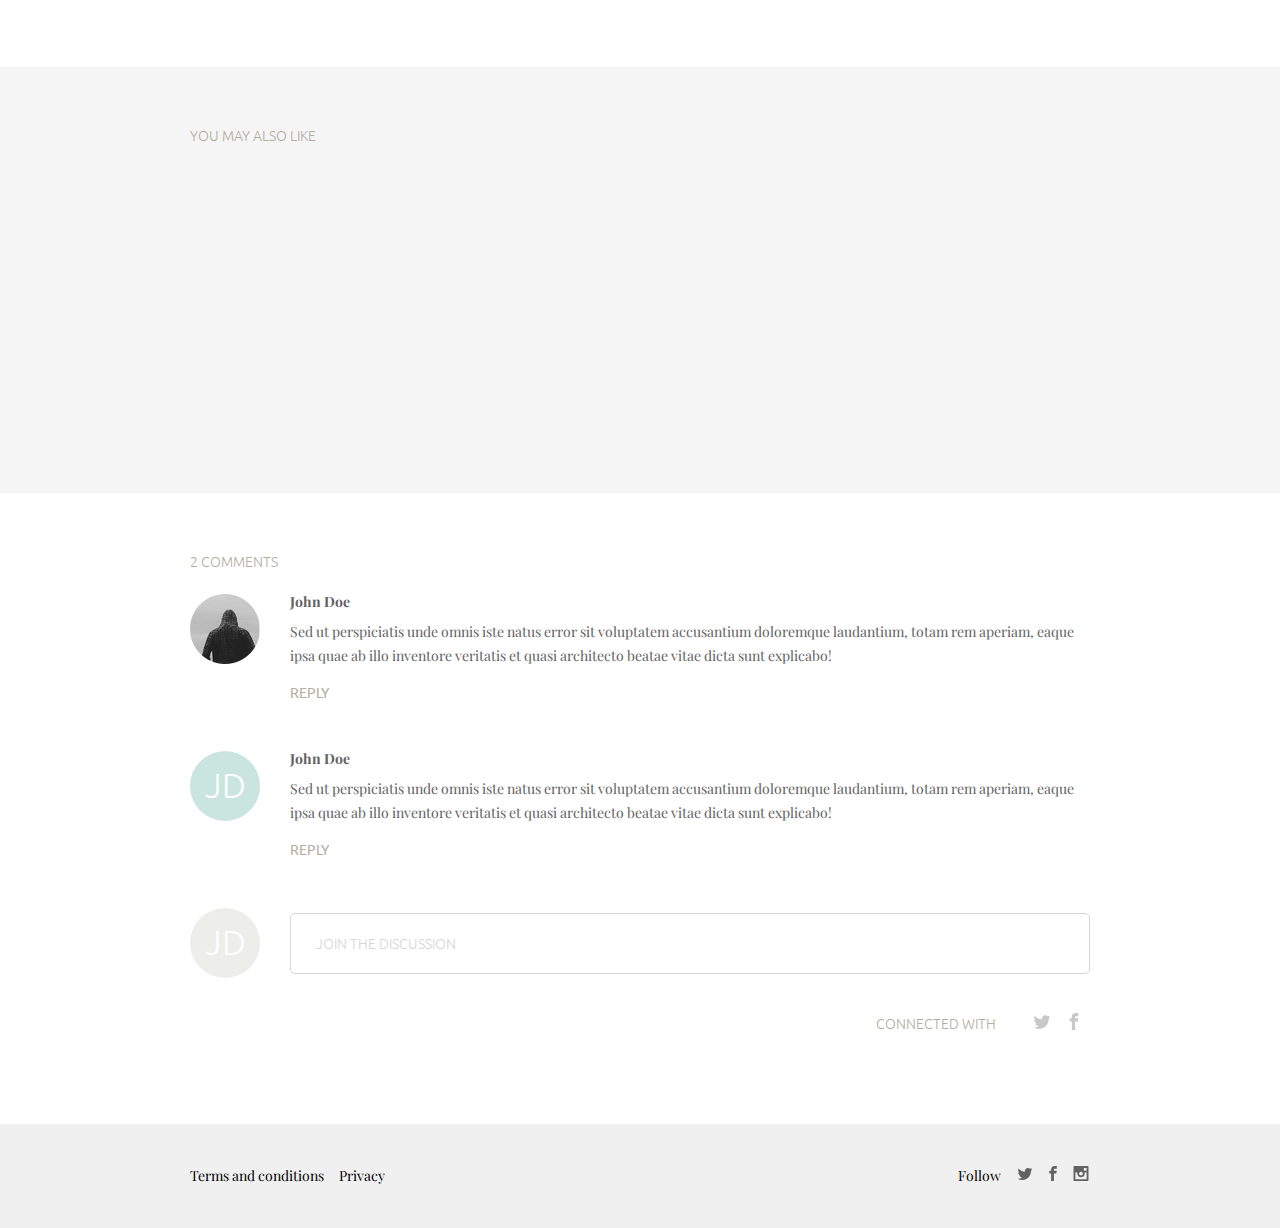
<file: photodiary.html>
<!DOCTYPE html>
<html lang="en">
  <head>
    <meta charset="UTF-8" />
    <meta http-equiv="X-UA-Compatible" content="IE=edge" />
    <meta name="viewport" content="width=device-width, initial-scale=1.0" />

    <title>Minimo</title>

    <link
      rel="stylesheet"
      href="https://cdnjs.cloudflare.com/ajax/libs/modern-normalize/1.1.0/modern-normalize.min.css"
    />
    <link
      href="https://fonts.googleapis.com/css2?family=Inconsolata&family=Playfair+Display:ital,wght@0,400;0,500;0,600;0,700;1,400&family=Ubuntu:wght@300;400;500;700&display=swap"
      rel="stylesheet"
    />
    <link rel="stylesheet" href="https://unpkg.com/aos@next/dist/aos.css" />
    <link rel="stylesheet" href="./css/main.min.css" />
  </head>
  <body>
    <!-- Header -->

    <header class="header">
      <div class="container header-container">
        <a class="logo" href="./index.html">MINIM&Oslash;</a>
        <nav class="nav">
          <ul class="nav-list">
            <li class="nav-list-item"><a class="nav-list-link" href="#">Lifestyle</a></li>
            <li class="nav-list-item nav-list-item-sidebar">
              <a class="photodiary-header-link nav-list-link" href="./photodiary.html"
                >Photodiary
              </a>
              <a href="./photodiary-sidebar.html" class="photodiary-header-sidebar-link"
                >Sidebar-version</a
              >
            </li>
            <li class="nav-list-item"><a class="nav-list-link" href="#">Music</a></li>
            <li class="nav-list-item"><a class="nav-list-link" href="#">Travel</a></li>
          </ul>
        </nav>
      </div>
    </header>

    <main>
      <section class="hero-section">
        <div class="container">
          <h1 class="visually-hidden">Hero</h1>
          <div class="slider">
            <div>
              <img class="hero-img slick-img" src="./images/hero/hero-image-3.jpg" alt="hero" />
            </div>
            <div>
              <img class="hero-img slick-img" src="./images/hero/hero-image-4.jpg" alt="hero" />
            </div>
            <div>
              <img class="hero-img slick-img" src="./images/hero/hero-image-2.jpg" alt="hero" />
            </div>
          </div>
        </div>
      </section>

      <section class="photodiary-post-section">
        <div class="container">
          <div class="inner-wrapper">
            <h1 class="photodiary-title">Photodiary</h1>
            <h2 class="photodiary-subtitle">The perfect weekend getaway</h2>
            <p class="full-photodiary-text">
              Lorem ipsum dolor sit amet, consectetur adipisicing elit, sed do eiusmod tempor
              incididunt ut labore et dolore magna aliqua. Ut enim ad minim veniam, quis nostrud
              exercitation ullamco laboris nisi ut aliquip ex ea commodo consequat. Duis aute irure
              dolor in reprehenderit in voluptate velit esse cillum dolore eu fugiat nulla pariatur.
              Excepteur sint occaecat cupidatat non proident, sunt in culpa qui officia deserunt
              mollit anim id est laborum.
              <strong
                >Sed ut perspiciatis unde omnis iste natus error sit voluptatem accusantium
                doloremque laudantium,</strong
              >
              totam rem aperiam, eaque ipsa quae ab illo inventore veritatis et quasi architecto
              beatae vitae dicta sunt explicabo. Nemo enim ipsam voluptatem quia voluptas sit
              aspernatur aut odit aut fugit, sed quia consequuntur magni dolores eos qui ratione
              voluptatem sequi nesciunt. Neque porro quisquam est, qui dolorem ipsum quia dolor sit
              amet, consectetur, adipisci velit, sed quia non numquam eius modi tempora incidunt ut
              labore et dolore magnam aliquam quaerat voluptatem.
            </p>
            <p class="photodiary-text photodiary-text-additional">
              Lorem ipsum dolor sit amet, consectetur adipisicing elit, sed do eiusmod tempor
              incididunt ut labore et dolore magna aliqua. Ut enim ad minim veniam, quis nostrud
              exercitation ullamco laboris nisi ut aliquip ex ea commodo consequat.
            </p>

            <div class="photodiary-images-wrapper">
              <article>
                <h2 class="visually-hidden">Photodiary</h2>
                <div class="photodiary-images-container">
                  <img src="./images/hero/hero-image-2.jpg" alt="" data-aos="fade-up" />
                  <img src="./images/hero/hero-image-3.jpg" alt="" data-aos="fade-up" />
                  <div class="photodiary-final-image">
                    <img src="./images/hero/hero-image-4.jpg" alt="" data-aos="fade-up" />
                    <em class="final-image-text-em"
                      >“Duis aute irure dolor in reprehenderit in voluptate velit esse cillum dolore
                      eu fugiat nulla pariatur. Excepteur sint occaecat cupidatat non proident, sunt
                      in culpa qui officia deserunt mollit anim id est laborum. Sed ut perspiciatis
                      unde omnis iste natus error sit voluptatem accusantium doloremque laudantium,
                      totam rem aperiam, eaque ipsa quae ab illo inventore veritatis et quasi
                      architecto beatae vitae dicta sunt explicabo.”
                    </em>
                    <p class="full-photodiary-text full-photodiary-text-end">
                      Lorem ipsum dolor sit amet, consectetur adipisicing elit, sed do eiusmod
                      tempor incididunt ut labore et dolore magna aliqua. Ut enim ad minim veniam,
                      quis nostrud exercitation ullamco laboris nisi ut aliquip ex ea commodo
                      consequat. Duis aute irure dolor in reprehenderit in voluptate velit esse
                      cillum dolore eu fugiat nulla pariatur.
                      <strong
                        >Excepteur sint occaecat cupidatat non proident, sunt in culpa qui officia
                        deserunt mollit anim id est laborum.</strong
                      >
                      Sed ut perspiciatis unde omnis iste natus error sit voluptatem accusantium
                      doloremque laudantium, totam rem aperiam, eaque ipsa quae ab illo inventore
                      veritatis et quasi architecto beatae vitae dicta sunt explicabo. Nemo enim
                      ipsam voluptatem quia voluptas sit aspernatur aut odit aut fugit, sed quia
                      consequuntur magni dolores eos qui ratione voluptatem sequi nesciunt. Neque
                      porro quisquam est, qui dolorem ipsum quia dolor sit amet, consectetur,
                      adipisci velit, sed quia non numquam eius modi tempora incidunt ut labore et
                      dolore magnam aliquam quaerat voluptatem.
                    </p>

                    <div class="photodiary-share-post">
                      <p>Share</p>
                      <ul class="photodiary-socials-list">
                        <li class="photodiary-socials-item">
                          <a href="#">
                            <svg class="photodiary-social-icon" width="18" height="17">
                              <use href="./images/symbol-defs.svg#icon-facebook"></use></svg
                          ></a>
                        </li>
                        <li class="photodiary-socials-item">
                          <a href="#">
                            <svg class="photodiary-social-icon" width="18" height="17">
                              <use href="./images/symbol-defs.svg#icon-twitter"></use></svg
                          ></a>
                        </li>

                        <li class="photodiary-socials-item">
                          <a href="#">
                            <svg class="photodiary-social-icon" width="18" height="17">
                              <use href="./images/symbol-defs.svg#icon-google"></use></svg
                          ></a>
                        </li>
                        <li class="photodiary-socials-item">
                          <a href="#">
                            <svg class="photodiary-social-icon" width="18" height="17">
                              <use href="./images/symbol-defs.svg#icon-tumblr"></use></svg
                          ></a>
                        </li>
                        <li class="photodiary-socials-item">
                          <a href="#">
                            <svg class="photodiary-social-icon" width="18" height="17">
                              <use href="./images/symbol-defs.svg#icon-pinterest"></use></svg
                          ></a>
                        </li>
                      </ul>
                    </div>
                  </div>
                </div>
              </article>
            </div>
          </div>
        </div>
      </section>

      <section class="additional-posts-section">
        <div class="container">
          <div class="inner-wrapper">
            <h2 class="additional-posts-title">YOU MAY ALSO LIKE</h2>
            <ul class="additional-post-list">
              <li class="additional-post-item" data-aos="fade-right">
                <a href="">
                  <img src="./images/additional-posts/image-1.jpg" alt="additional-image-post" />
                  <h3 class="additional-post-subtile">Cold winter days</h3>
                </a>
              </li>
              <li class="additional-post-item" data-aos="fade-up">
                <a href="">
                  <img src="./images/additional-posts/image-2.jpg" alt="additional-image-post" />
                  <h3 class="additional-post-subtile">A day exploringthe Alps</h3>
                </a>
              </li>
              <li class="additional-post-item" data-aos="fade-left">
                <a href="">
                  <img src="./images/additional-posts/image-3.jpg" alt="additional-image-post" />
                  <h3 class="additional-post-subtile">American dream</h3>
                </a>
              </li>
            </ul>
          </div>
        </div>
      </section>

      <section class="comments-section">
        <div class="container">
          <div class="inner-wrapper">
            <h3 class="comments-title">2 COMMENTS</h3>
            <ul class="comments-list">
              <li class="comments-list-item">
                <img src="./images/comments/user-img-1.jpg" alt="avatar" />
                <div class="user-comment-wrapper">
                  <p class="user-name">John Doe</p>
                  <p class="user-comment-text">
                    Sed ut perspiciatis unde omnis iste natus error sit voluptatem accusantium
                    doloremque laudantium, totam rem aperiam, eaque ipsa quae ab illo inventore
                    veritatis et quasi architecto beatae vitae dicta sunt explicabo!
                  </p>
                  <button class="reply-button">REPLY</button>
                </div>
              </li>
              <li class="comments-list-item">
                <div class="user-photo-cover"></div>
                <div class="user-comment-wrapper">
                  <p class="user-name">John Doe</p>
                  <p class="user-comment-text">
                    Sed ut perspiciatis unde omnis iste natus error sit voluptatem accusantium
                    doloremque laudantium, totam rem aperiam, eaque ipsa quae ab illo inventore
                    veritatis et quasi architecto beatae vitae dicta sunt explicabo!
                  </p>
                  <button class="reply-button">REPLY</button>
                </div>
              </li>
            </ul>

            <div class="comments-form-wrapper">
              <div class="user-photo-cover-2"></div>
              <form class="comment-form">
                <input class="comment-input" type="text" placeholder="JOIN THE DISCUSSION" />
              </form>
            </div>
            <div class="connected-with-container">
              <p class="connected-with-title">CONNECTED WITH</p>
              <ul class="connected-with-socials">
                <li>
                  <a href="">
                    <svg class="connected-with-svg" width="22" height="17">
                      <use href="./images/symbol-defs.svg#icon-twitter"></use>
                    </svg>
                  </a>
                </li>
                <li>
                  <a href="">
                    <svg class="connected-with-svg" width="22" height="17">
                      <use href="./images/symbol-defs.svg#icon-facebook"></use>
                    </svg>
                  </a>
                </li>
              </ul>
            </div>
          </div>
        </div>
      </section>
    </main>
    <footer class="footer">
      <div class="container">
        <div class="inner-wrapper footer-inner-wrapper">
          <div class="terms-and-privacy">
            <a href="#">Terms and conditions</a>
            <a href="#">Privacy</a>
          </div>
          <div class="footer-socials-wrapper">
            <p>Follow</p>
            <ul class="footer-socials-list">
              <li class="footer-socials-item">
                <a href="#">
                  <svg class="footer-social-icon" width="18" height="15">
                    <use href="./images/symbol-defs.svg#icon-twitter"></use></svg
                ></a>
              </li>
              <li class="footer-socials-item">
                <a href="#">
                  <svg class="footer-social-icon" width="18" height="15">
                    <use href="./images/symbol-defs.svg#icon-facebook"></use></svg
                ></a>
              </li>
              <li class="footer-socials-item">
                <a href="#">
                  <svg class="footer-social-icon" width="18" height="15">
                    <use href="./images/symbol-defs.svg#icon-instagram"></use></svg
                ></a>
              </li>
            </ul>
          </div>
        </div>
      </div>
    </footer>

    <script src="https://code.jquery.com/jquery-3.6.0.min.js"></script>
    <script src="https://kenwheeler.github.io/slick/slick/slick.js"></script>
    <script src="./js/slider.js"></script>
    <script src="https://unpkg.com/aos@next/dist/aos.js"></script>
    <script>
      AOS.init();
    </script>
  </body>
</html>
</file>
<file: css/main.min.css>
﻿h1,h2,h3,h4,h5,h6{margin:0}ul,li{list-style:none;margin:0;padding:0}a{font-style:normal;text-decoration:none;margin:0;padding:0;color:#000}p{margin:0;list-style:none}img{display:block}:root{--item: 1;--indent: 60px;--indent-2: 35px}body{font-family:"Playfair Display",serif}.container{width:1200px;margin-left:auto;margin-right:auto;padding:0 70px}.inner-wrapper{padding-left:80px;padding-right:80px}.visually-hidden{border:0;clip:rect(0 0 0 0);height:1px;margin:-1px;overflow:hidden;padding:0;position:absolute;width:1px}.visually-hidden.focusable:active,.visually-hidden.focusable:focus{clip:auto;height:auto;margin:0;overflow:visible;position:static}.header{padding:35px 0}.header-container{display:flex;align-items:center}.logo{font-family:"Inconsolata",monospace;font-size:30px;color:#000;letter-spacing:.3em;transition:.3s}.logo:hover{color:#b4ad9e}.nav{margin-left:auto}.nav-list{display:flex;align-items:center;gap:120px}.nav-list a{color:#626262;font-size:14px;line-height:1.7;text-transform:uppercase}.photodiary-header-sidebar-link{display:none;transform:scale(0.3);transition:.3s}.nav-list-link{display:block;padding:35px 0;cursor:pointer}.nav-list-item-sidebar{transition:.3s;position:relative}.nav-list-item-sidebar:hover .photodiary-header-sidebar-link{position:absolute;width:150px;top:60px;left:-5%;font-size:13px;font-weight:500;transition:.3s;display:block;transform:scale(1);background-color:rgba(180,173,158,.1450980392);color:#626262;padding:10px 5px;text-align:center}.hero-img{background-repeat:no-repeat;background-size:cover;background-position:center;margin-left:auto;margin-right:auto;background-color:#f2f2f2;height:509px;max-width:1062px}.slick-img{width:100%;max-width:1069px;object-fit:cover;object-position:0 0}.photodiary-section{padding-top:98px;padding-bottom:124px}.photodiary-title{font-size:14px;font-weight:300;text-transform:uppercase;color:#b4ad9e;margin-bottom:25px}.photodiary-subtitle{font-weight:400;font-size:30px;color:#626262;margin-bottom:40px}.photodiary-text{font-weight:400;font-size:14px;line-height:1.7;color:#626262;margin-bottom:52px}.photodiary-comment{font-family:"Ubuntu";font-size:14px;font-weight:300;text-transform:uppercase;color:#b4ad9e}.photodiary-post-section{padding-top:98px;padding-bottom:70px}.photodiary-images-container{display:flex;flex-direction:column;gap:60px}.full-photodiary-text{font-weight:400;font-size:14px;line-height:1.7;color:#626262;margin-bottom:30px}.photodiary-text-additional{margin-bottom:60px}.final-image-text-em{margin-top:50px;margin-bottom:30px;font-size:14px;display:block;margin-left:auto;margin-right:auto;padding:0 20px;color:#626262}.photodiary-share-post{display:flex;justify-content:end;gap:10px}.full-photodiary-text-end{margin-bottom:60px}.photodiary-share-post p{font-family:"Ubuntu";font-weight:300;font-size:13px;line-height:1.8;text-transform:uppercase;color:#b4ad9e}.photodiary-socials-list{display:flex;align-items:center;gap:8px}.photodiary-socials-item{padding:1px}.photodiary-social-icon{fill:#b4ad9e;transition:.3s}.photodiary-social-icon:hover{fill:#968f81}.additional-posts-section{background-color:#f5f5f5;padding:60px 0 85px 0}.additional-posts-title{margin-bottom:40px;font-family:"Ubuntu";font-weight:300;font-size:14px;color:#b4ad9e}.additional-post-list{display:flex;gap:35px;--item: 3}.additional-post-item{flex-basis:calc((100% - var(--indent-2)*(var(--item) - 1))/var(--item))}.additional-post-subtile{margin-top:20px;font-size:20px;font-weight:400;color:#626262}.comments-section{padding:60px 0 85px 0}.comments-title{margin-bottom:25px;font-family:"Ubuntu";font-size:14px;font-weight:300;color:#b4ad9e}.comments-list{margin-bottom:50px;display:flex;flex-direction:column;gap:50px}.comments-list-item{display:flex;align-items:flex-start;gap:30px}.user-name{margin-bottom:10px;font-weight:700;font-size:14px;color:#626262}.user-photo-cover{position:relative;background-color:#cae5e0;width:70px;height:70px;flex-shrink:0;border-radius:50%}.user-photo-cover::before{content:"JD";top:50%;left:50%;position:absolute;transform:translateX(-50%) translateY(-50%);font-family:"Ubuntu";font-weight:300;font-size:34px;color:#fff}.user-photo-cover-2{position:relative;background-color:#ededea;width:70px;height:70px;flex-shrink:0;border-radius:50%}.user-photo-cover-2::before{content:"JD";top:50%;left:50%;position:absolute;transform:translateX(-50%) translateY(-50%);font-family:"Ubuntu";font-weight:300;font-size:34px;color:#fff}.user-comment-text{font-weight:400;font-size:14px;color:#626262;line-height:1.7;margin-bottom:15px}.reply-button{padding:0;background-color:rgba(0,0,0,0);border:none;font-size:14px;font-weight:400;font-family:"Ubuntu";color:#b4ad9e;cursor:pointer}.comments-form-wrapper{display:flex;align-items:center;gap:30px}.comment-form{width:100%}.comment-input{width:100%;padding:20px 25px;border-radius:5px;border:1px solid #d6d6d6}.comment-input:focus{outline:none;border:1px solid #d6d6d6}.comment-input::placeholder{color:#d6d6d6;font-family:"Ubuntu";font-weight:300;font-size:14px}.connected-with-container{margin-top:30px;display:flex;align-items:center;justify-content:flex-end;gap:30px}.connected-with-title{font-family:"Ubuntu";font-weight:300;font-size:14px;color:#b4ad9e}.connected-with-socials{display:flex}.connected-with-socials li{padding:5px}.connected-with-svg{fill:#c8c8c8;transition:.3s}.connected-with-svg:hover{fill:#626262}.photodiary-sidebar-section{padding-top:98px;padding-bottom:110px}.inner-wrapper-sidebar{display:flex;flex-wrap:wrap;justify-content:flex-end;gap:40px}.photodiary-last-image-sidebar{max-width:661px}.photodiary-images-container-sidebar{max-width:661px;display:flex;flex-direction:column;gap:60px}.full-post-description-sidebar{max-width:661px}.sidebar{max-width:272px;height:100%;position:-webkit-sticky;position:sticky;top:10px}.sidebar-top-posts{margin-top:65px;margin-bottom:50px}.about-author-title{margin-top:25px;margin-bottom:20px;font-size:24px;font-weight:400;line-height:.8;color:#626262}.about-author-text{margin-bottom:20px;font-size:12px;font-weight:400;line-height:1.66;color:#626262}.about-author-socials{display:flex;align-items:center;gap:12px}.about-author-socials svg{fill:#b4ad9e;transition:.3s}.about-author-socials svg:hover{fill:#626262}.sidebar-top-posts-title{margin-bottom:30px;font-family:"Ubuntu";font-size:14px;font-weight:300;color:#b4ad9e}.sidebar-top-posts-list{display:flex;flex-direction:column;gap:25px}.sidebar-top-posts-item p{margin-bottom:12px;font-size:16px;font-weight:400;color:#626262}.sidebar-top-posts-link{font-family:"Ubuntu";font-size:12px;font-weight:300;color:#b4ad9e;transition:.3s}.sidebar-top-posts-link:hover{color:#626262}.posts-section{padding-bottom:105px}.second-list-posts-section{padding-top:100px}.posts-list{display:flex;flex-wrap:wrap;gap:60px;--item: 2}.posts-list-item{flex-basis:calc((100% - var(--indent)*(var(--item) - 1))/var(--item))}.post-list-category{margin:28px 0;color:#b4ad9e;font-size:14px;font-family:"Ubuntu";font-weight:300;text-transform:uppercase}.post-list-title{color:#626262;font-size:30px;font-weight:400;margin-bottom:38px}.post-list-text{color:#626262;font-size:14px;line-height:1.7;font-weight:400}.load-more-btn{display:block;margin-top:155px;margin-right:auto;margin-left:auto;font-size:20px;font-weight:400;background-color:rgba(0,0,0,0);color:#626262;border:1px solid #626262;padding:20px 30px;cursor:pointer;transition:.3s}.load-more-btn:hover{background-color:#626262;color:#fff}.sign-up-section{padding:70px 0;background-color:#f0f0f0}.sign-up-title{font-size:30px;font-weight:400;color:#333;margin-bottom:70px;text-align:center;letter-spacing:.025em}.sign-up-form{display:flex;align-items:center;justify-content:center;position:relative}.send-email-button{position:absolute;right:30%;bottom:0px;background-color:rgba(0,0,0,0);border:none;cursor:pointer;transition:.3s}.send-email-button:hover{transform:rotate(-15deg) translateY(-5px) translateX(5px)}.sign-up-input{background-color:rgba(0,0,0,0);border:none;outline:none;border-bottom:1px solid #333;padding:10px 0;width:360px;font-size:14px;font-weight:400;line-height:1.7;color:#626262}.send-icon-svg{transform:rotate(90deg);width:100%;height:35px;fill:#626262}.footer{padding:40px 0;background-color:#f0f0f0}.footer-inner-wrapper{display:flex;align-items:center;justify-content:space-between}.terms-and-privacy{display:flex;gap:15px}.footer-socials-wrapper{display:flex;align-items:center;gap:15px}.footer-socials-list{display:flex;align-items:center;gap:10px}.terms-and-privacy a{font-size:14px;font-weight:400;line-height:1.7;color:#000}.footer-socials-wrapper p{font-size:14px;font-weight:400;line-height:1.7}.footer-social-icon{fill:#626262;transition:.3s}.footer-social-icon:hover{fill:#3d3d3d}.slick-slider{position:relative;display:block;box-sizing:border-box;-webkit-touch-callout:none;-webkit-user-select:none;-khtml-user-select:none;-moz-user-select:none;-ms-user-select:none;user-select:none;-ms-touch-action:pan-y;touch-action:pan-y;-webkit-tap-highlight-color:rgba(0,0,0,0)}.slick-list{position:relative;overflow:hidden;display:block;margin:0;padding:0}.slick-list:focus{outline:none}.slick-list.dragging{cursor:pointer;cursor:hand}.slick-slider .slick-track,.slick-slider .slick-list{-webkit-transform:translate3d(0, 0, 0);-moz-transform:translate3d(0, 0, 0);-ms-transform:translate3d(0, 0, 0);-o-transform:translate3d(0, 0, 0);transform:translate3d(0, 0, 0)}.slick-track{position:relative;left:0;top:0;display:block;margin-left:auto;margin-right:auto}.slick-track:before,.slick-track:after{content:"";display:table}.slick-track:after{clear:both}.slick-loading .slick-track{visibility:hidden}.slick-slide{float:left;height:100%;min-height:1px;display:none}[dir=rtl] .slick-slide{float:right}.slick-slide img{display:block}.slick-slide.slick-loading img{display:none}.slick-slide.dragging img{pointer-events:none}.slick-initialized .slick-slide{display:block}.slick-loading .slick-slide{visibility:hidden}.slick-vertical .slick-slide{display:block;height:auto;border:1px solid rgba(0,0,0,0)}.slick-arrow.slick-hidden{display:none}.slick-loading .slick-list{background:#fff url("./ajax-loader.gif") center center no-repeat}@font-face{font-family:"slick";src:url("./fonts/slick.eot");src:url("./fonts/slick.eot?#iefix") format("embedded-opentype"),url("./fonts/slick.woff") format("woff"),url("./fonts/slick.ttf") format("truetype"),url("./fonts/slick.svg#slick") format("svg");font-weight:normal;font-style:normal}.slick-prev,.slick-next{position:absolute;display:block;height:20px;width:20px;line-height:0px;font-size:0px;cursor:pointer;background:#000;color:rgba(0,0,0,0);top:50%;-webkit-transform:translate(0, -50%);-ms-transform:translate(0, -50%);transform:translate(0, -50%);padding:0;border:none;outline:none}.slick-prev:hover,.slick-prev:focus,.slick-next:hover,.slick-next:focus{outline:none;background:rgba(0,0,0,0);color:rgba(0,0,0,0)}.slick-prev:hover:before,.slick-prev:focus:before,.slick-next:hover:before,.slick-next:focus:before{opacity:1}.slick-prev.slick-disabled:before,.slick-next.slick-disabled:before{opacity:.25}.slick-prev:before,.slick-next:before{font-family:"slick";font-size:20px;line-height:1;color:#fff;opacity:.75;-webkit-font-smoothing:antialiased;-moz-osx-font-smoothing:grayscale}.slick-prev{left:-25px}[dir=rtl] .slick-prev{left:auto;right:-25px}.slick-prev:before{content:"←"}[dir=rtl] .slick-prev:before{content:"→"}.slick-next{right:-25px}[dir=rtl] .slick-next{left:-25px;right:auto}.slick-next:before{content:"→"}[dir=rtl] .slick-next:before{content:"←"}.slick-dots{position:absolute;bottom:-45px;list-style:none;display:block;text-align:center;padding:0;margin:0;width:100%}.slick-dots li{position:relative;display:inline-block;height:20px;width:20px;margin:0 5px;padding:0;cursor:pointer}.slick-dots li button{border:0;background:rgba(98,98,98,.3843137255);border-radius:50%;display:block;height:10px;width:10px;outline:none;line-height:0px;font-size:0px;color:#626262;padding:5px;cursor:pointer}.slick-dots li button:hover,.slick-dots li button:focus{outline:none}.slick-dots li button:hover:before,.slick-dots li button:focus:before{opacity:1}.slick-dots li.slick-active button{background-color:#000;opacity:.75}/*# sourceMappingURL=main.min.css.map */
</file>
